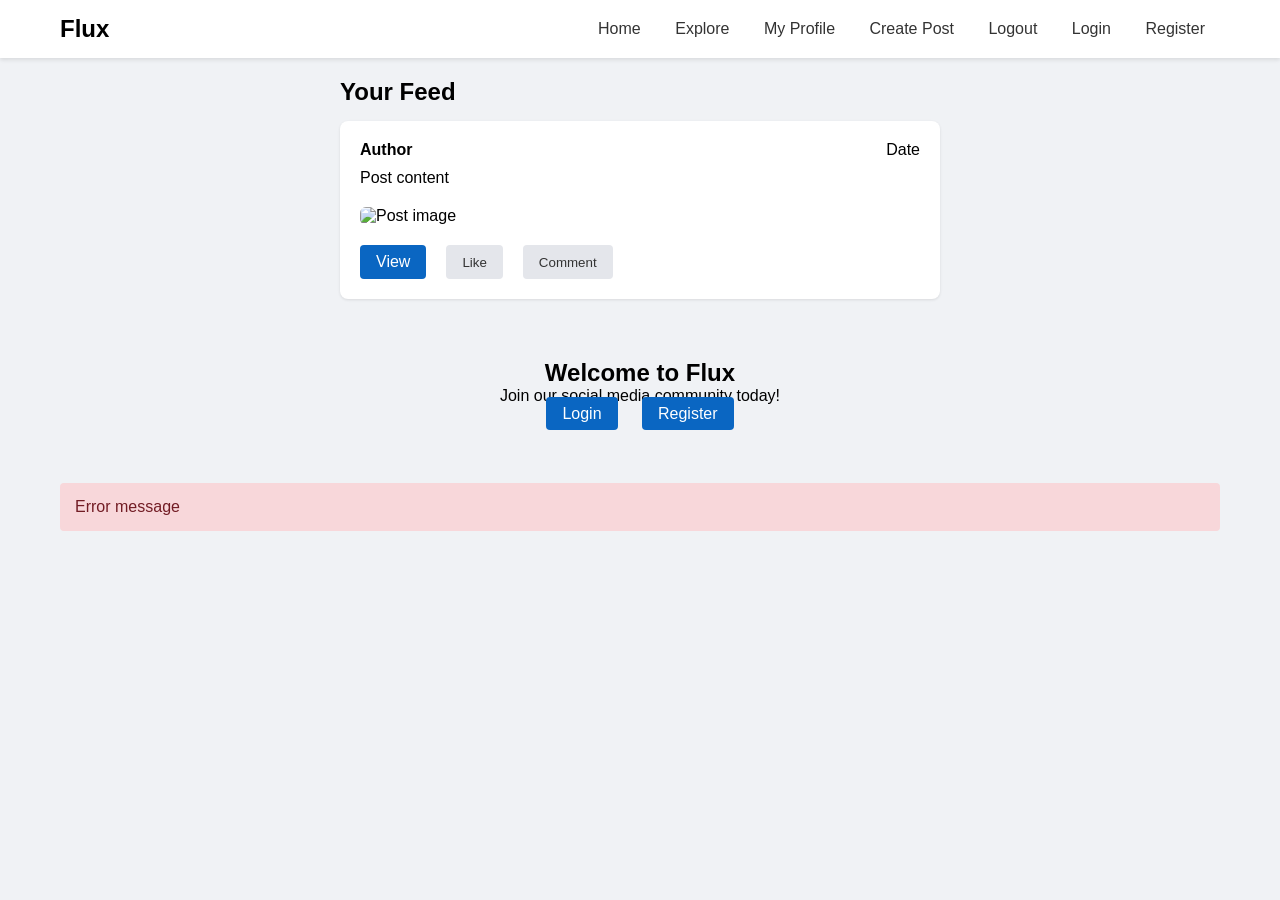
<file: flux/src/main/resources/index.html>
<!DOCTYPE html>
<html xmlns:th="http://www.thymeleaf.org" xmlns:sec="http://www.thymeleaf.org/extras/spring-security">
<head>
    <meta charset="UTF-8">
    <meta name="viewport" content="width=device-width, initial-scale=1.0">
    <title>Social Media</title>
    <style>
        * { margin: 0; padding: 0; box-sizing: border-box; }
        body { font-family: Arial, sans-serif; background: #f0f2f5; }
        header { background: white; padding: 15px 0; box-shadow: 0 2px 4px rgba(0,0,0,0.1); }
        .container { max-width: 1200px; margin: 0 auto; padding: 0 20px; }
        nav { display: flex; justify-content: space-between; align-items: center; }
        nav a { margin: 0 15px; text-decoration: none; color: #333; }
        .feed { max-width: 600px; margin: 20px auto; }
        .post { background: white; padding: 20px; margin: 15px 0; border-radius: 8px; box-shadow: 0 1px 3px rgba(0,0,0,0.1); }
        .post-header { display: flex; justify-content: space-between; margin-bottom: 10px; }
        .post-author { font-weight: bold; }
        .post-content { margin: 10px 0; }
        .post-actions { display: flex; gap: 20px; margin-top: 10px; }
        .btn { padding: 8px 16px; background: #0a66c2; color: white; border: none; border-radius: 4px; cursor: pointer; text-decoration: none; }
        .btn:hover { background: #084399; }
        .btn-secondary { background: #e4e6eb; color: #333; }
        .btn-secondary:hover { background: #d0d2d7; }
    </style>
</head>
<body>
    <header>
        <div class="container">
            <nav>
                <h1>Flux</h1>
                <div>
                    <a href="/">Home</a>
                    <a href="/explore">Explore</a>
                    <sec:authorize access="isAuthenticated()">
                        <a href="/profile">My Profile</a>
                        <a href="/posts/create">Create Post</a>
                        <a href="/logout">Logout</a>
                    </sec:authorize>
                    <sec:authorize access="!isAuthenticated()">
                        <a href="/auth/login">Login</a>
                        <a href="/auth/register">Register</a>
                    </sec:authorize>
                </div>
            </nav>
        </div>
    </header>

    <div class="container">
        <div class="feed" th:if="${authenticated}">
            <h2>Your Feed</h2>
            <div th:each="post : ${posts}" class="post">
                <div class="post-header">
                    <span class="post-author" th:text="${post.author.username}">Author</span>
                    <span th:text="${#temporals.format(post.createdAt, 'MMM dd, HH:mm')}">Date</span>
                </div>
                <div class="post-content" th:text="${post.content}">Post content</div>
                <img th:if="${post.imageUrl}" th:src="${post.imageUrl}" alt="Post image" style="width: 100%; border-radius: 6px; margin: 10px 0;">
                <div class="post-actions">
                    <a th:href="@{/posts/{id}(id=${post.id})}" class="btn">View</a>
                    <button class="btn btn-secondary">Like</button>
                    <button class="btn btn-secondary">Comment</button>
                </div>
            </div>
        </div>
        
        <div th:if="!${authenticated}" style="text-align: center; padding: 40px;">
            <h2>Welcome to Flux</h2>
            <p>Join our social media community today!</p>
            <a href="/auth/login" class="btn" style="margin: 10px;">Login</a>
            <a href="/auth/register" class="btn" style="margin: 10px;">Register</a>
        </div>

        <div th:if="${error}" style="background: #f8d7da; padding: 15px; border-radius: 4px; margin: 20px 0; color: #721c24;">
            <span th:text="${error}">Error message</span>
        </div>
    </div>
</body>
</html>
</file>
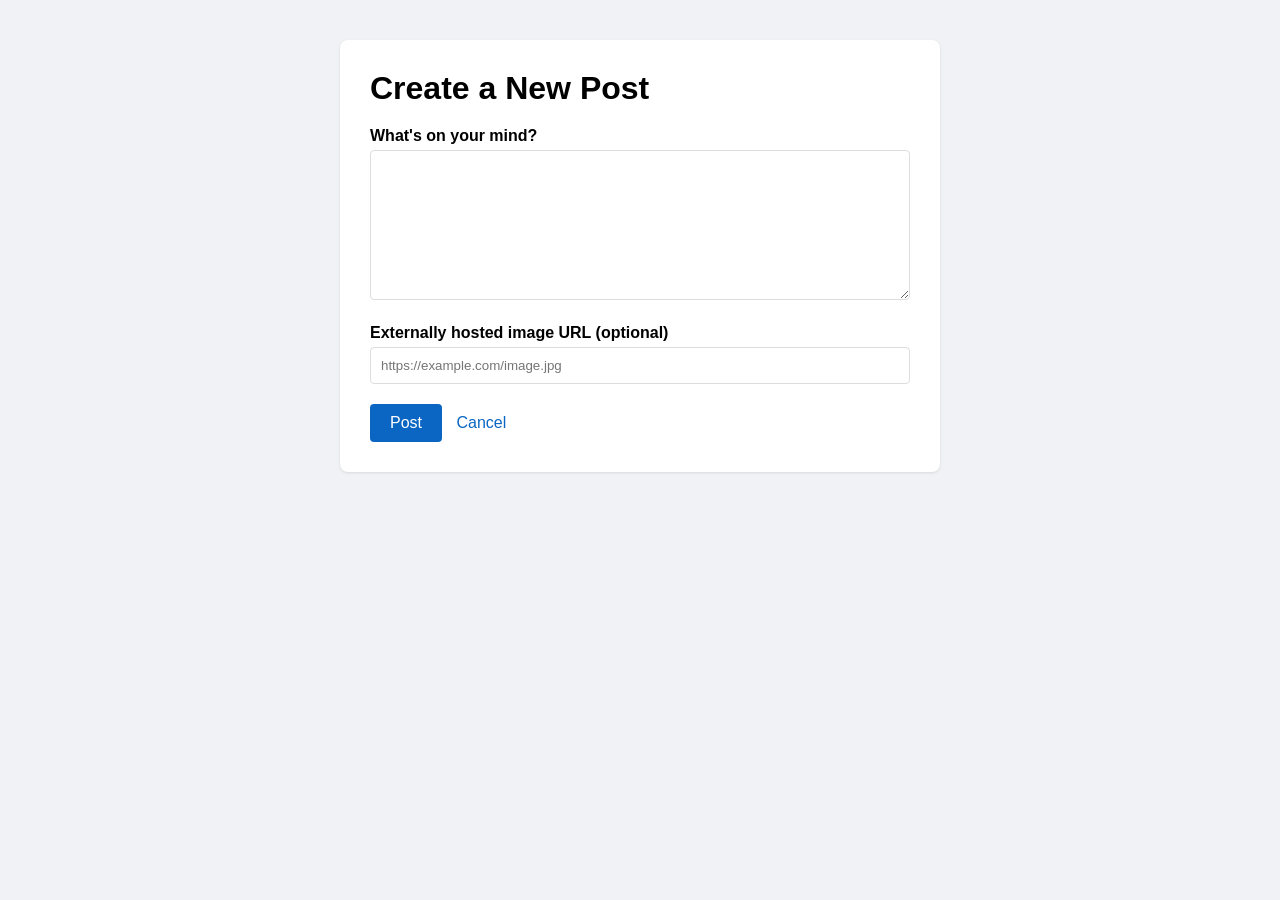
<file: flux/src/main/resources/create-post.html>
<!DOCTYPE html>
<html xmlns:th="http://www.thymeleaf.org">
<head>
    <meta charset="UTF-8">
    <meta name="viewport" content="width=device-width, initial-scale=1.0">
    <title>Create Post - Flux</title>
    <style>
        * { margin: 0; padding: 0; box-sizing: border-box; }
        body { font-family: Arial, sans-serif; background: #f0f2f5; }
        .form-container { max-width: 600px; margin: 40px auto; background: white; padding: 30px; border-radius: 8px; box-shadow: 0 1px 3px rgba(0,0,0,0.1); }
        h1 { margin-bottom: 20px; }
        .form-group { margin-bottom: 20px; }
        label { display: block; margin-bottom: 5px; font-weight: bold; }
        textarea, input[type="text"] { width: 100%; padding: 10px; border: 1px solid #ddd; border-radius: 4px; font-family: Arial, sans-serif; }
        textarea { min-height: 150px; resize: vertical; }
        button { padding: 10px 20px; background: #0a66c2; color: white; border: none; border-radius: 4px; cursor: pointer; font-size: 16px; }
        button:hover { background: #084399; }
        a { color: #0a66c2; text-decoration: none; margin-left: 10px; }
    </style>
</head>
<body>
    <div class="form-container">
        <h1>Create a New Post</h1>
        <form method="post" th:action="@{/posts/create}">
            <div class="form-group">
                <label for="content">What's on your mind?</label>
                <textarea name="content" id="content" required></textarea>
            </div>
            <div class="form-group">
                <label for="imageUrl">Externally hosted image URL (optional)</label>
                <input type="text" name="imageUrl" id="imageUrl" placeholder="https://example.com/image.jpg">
            </div>
            <div>
                <button type="submit">Post</button>
                <a href="/">Cancel</a>
            </div>
        </form>
    </div>
</body>
</html>
</file>
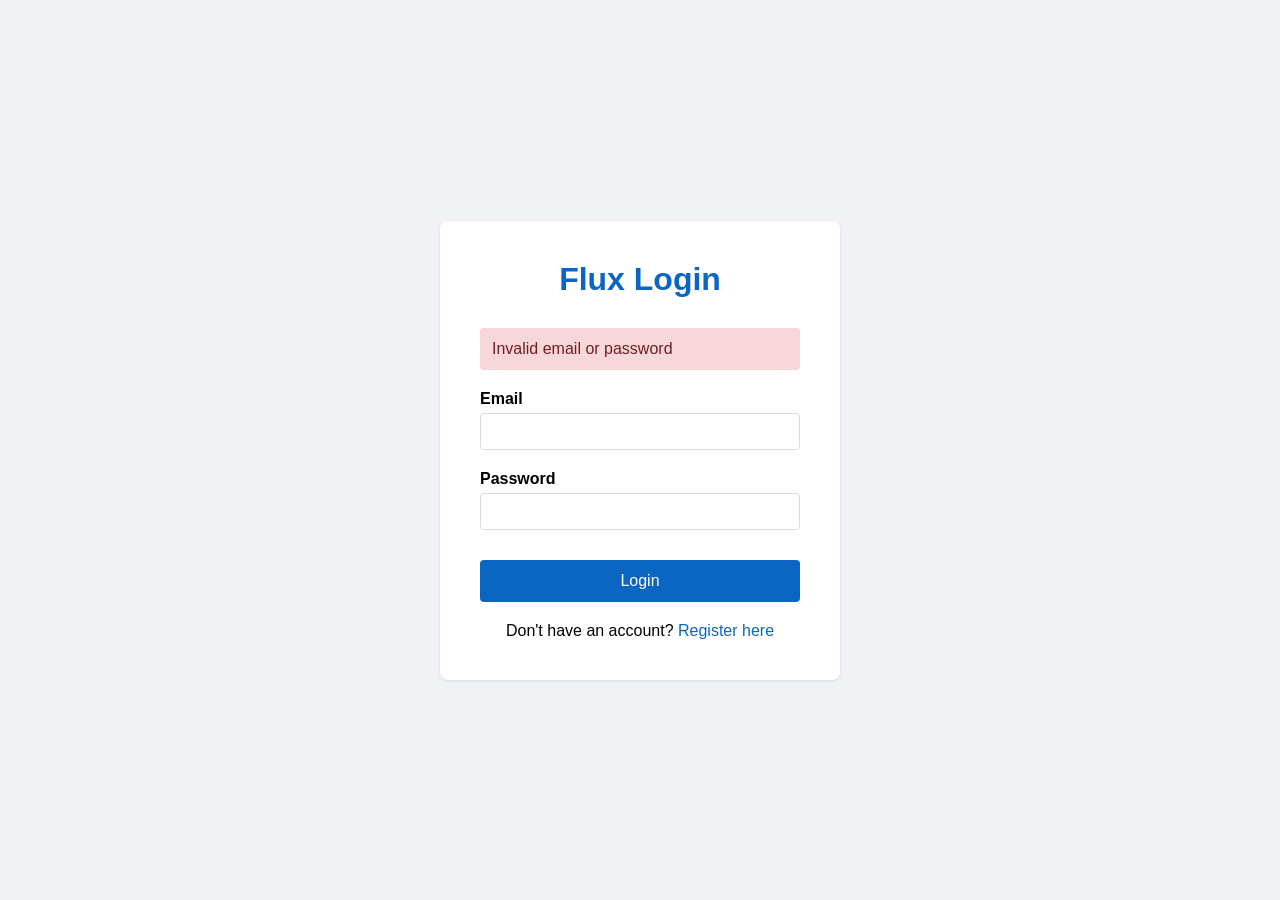
<file: flux/src/main/resources/login.html>
<!DOCTYPE html>
<html xmlns:th="http://www.thymeleaf.org">
<head>
    <meta charset="UTF-8">
    <meta name="viewport" content="width=device-width, initial-scale=1.0">
    <title>Login - Flux</title>
    <style>
        * { margin: 0; padding: 0; box-sizing: border-box; }
        body { font-family: Arial, sans-serif; background: #f0f2f5; display: flex; justify-content: center; align-items: center; min-height: 100vh; }
        .form-container { background: white; padding: 40px; border-radius: 8px; box-shadow: 0 1px 3px rgba(0,0,0,0.1); width: 100%; max-width: 400px; }
        h1 { margin-bottom: 30px; text-align: center; color: #0a66c2; }
        .form-group { margin-bottom: 20px; }
        label { display: block; margin-bottom: 5px; font-weight: bold; }
        input { width: 100%; padding: 10px; border: 1px solid #ddd; border-radius: 4px; }
        button { width: 100%; padding: 12px; background: #0a66c2; color: white; border: none; border-radius: 4px; cursor: pointer; font-size: 16px; margin-top: 10px; }
        button:hover { background: #084399; }
        .link { text-align: center; margin-top: 20px; }
        .link a { color: #0a66c2; text-decoration: none; }
        .error { background: #f8d7da; color: #721c24; padding: 12px; border-radius: 4px; margin-bottom: 20px; }
    </style>
</head>
<body>
    <div class="form-container">
        <h1>Flux Login</h1>
        <div th:if="${param.error}" class="error">Invalid email or password</div>
        <form method="post" th:action="@{/login}">
            <div class="form-group">
                <label for="username">Email</label>
                <input type="email" name="username" id="username" required>
            </div>
            <div class="form-group">
                <label for="password">Password</label>
                <input type="password" name="password" id="password" required>
            </div>
            <button type="submit">Login</button>
        </form>
        <div class="link">
            Don't have an account? <a href="/auth/register">Register here</a>
        </div>
    </div>
</body>
</html>
</file>
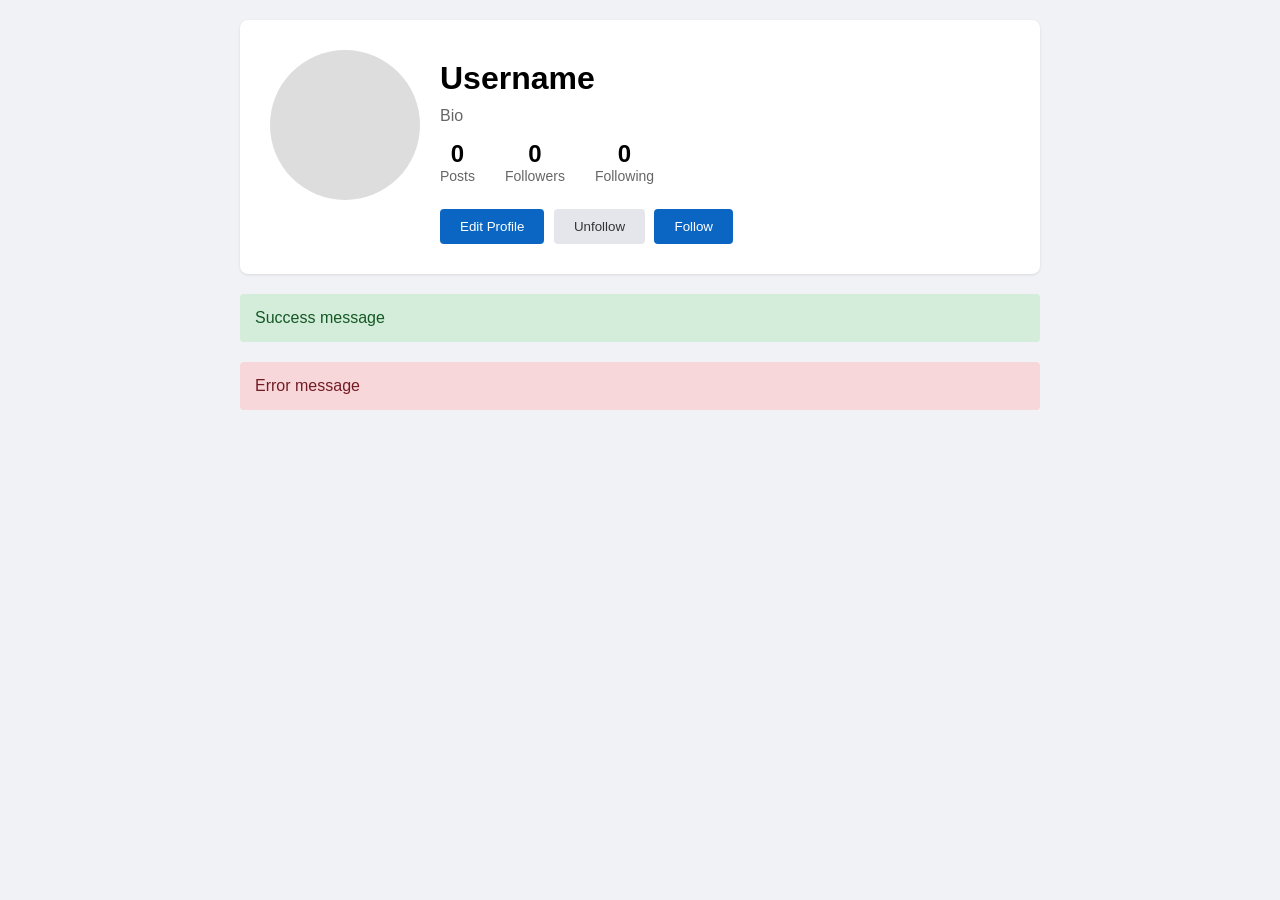
<file: flux/src/main/resources/profile.html>
<!DOCTYPE html>
<html xmlns:th="http://www.thymeleaf.org" xmlns:sec="http://www.thymeleaf.org/extras/spring-security">
<head>
    <meta charset="UTF-8">
    <meta name="viewport" content="width=device-width, initial-scale=1.0">
    <title>Profile - Flux</title>
    <style>
        * { margin: 0; padding: 0; box-sizing: border-box; }
        body { font-family: Arial, sans-serif; background: #f0f2f5; }
        .container { max-width: 800px; margin: 20px auto; }
        .profile-header { background: white; padding: 30px; border-radius: 8px; box-shadow: 0 1px 3px rgba(0,0,0,0.1); margin-bottom: 20px; }
        .profile-info { display: flex; gap: 20px; }
        .avatar { width: 150px; height: 150px; background: #ddd; border-radius: 50%; }
        .profile-details h1 { margin: 10px 0; }
        .bio { color: #666; margin: 10px 0; }
        .stats { display: flex; gap: 30px; margin: 15px 0; }
        .stat { text-align: center; }
        .stat-number { font-size: 24px; font-weight: bold; }
        .stat-label { color: #666; font-size: 14px; }
        .btn { padding: 10px 20px; background: #0a66c2; color: white; border: none; border-radius: 4px; cursor: pointer; margin: 10px 5px 0 0; }
        .btn:hover { background: #084399; }
        .btn-secondary { background: #e4e6eb; color: #333; }
        .btn-secondary:hover { background: #d0d2d7; }
        .edit-form { background: white; padding: 20px; border-radius: 8px; margin-bottom: 20px; }
        .form-group { margin-bottom: 15px; }
        label { display: block; font-weight: bold; margin-bottom: 5px; }
        input, textarea { width: 100%; padding: 10px; border: 1px solid #ddd; border-radius: 4px; }
        textarea { min-height: 100px; resize: vertical; }
    </style>
</head>
<body>
    <div class="container">
        <div class="profile-header">
            <div class="profile-info">
                <div class="avatar"></div>
                <div class="profile-details">
                    <h1 th:text="${user.username}">Username</h1>
                    <p class="bio" th:text="${user.bio}">Bio</p>
                    <div class="stats">
                        <div class="stat">
                            <div class="stat-number" th:text="${user.posts.size()}">0</div>
                            <div class="stat-label">Posts</div>
                        </div>
                        <div class="stat">
                            <div class="stat-number" th:text="${user.followers.size()}">0</div>
                            <div class="stat-label">Followers</div>
                        </div>
                        <div class="stat">
                            <div class="stat-number" th:text="${user.following.size()}">0</div>
                            <div class="stat-label">Following</div>
                        </div>
                    </div>
                    <div sec:authorize="isAuthenticated()">
                        <th:block th:if="${isOwnProfile}">
                            <button class="btn" onclick="toggleEditForm()">Edit Profile</button>
                        </th:block>
                        <th:block th:if="!${isOwnProfile}">
                            <th:block th:if="${isFollowing}">
                                <form method="post" th:action="@{/profile/{id}/unfollow(id=${user.id})}" style="display: inline;">
                                    <button type="submit" class="btn btn-secondary">Unfollow</button>
                                </form>
                            </th:block>
                            <th:block th:if="!${isFollowing}">
                                <form method="post" th:action="@{/profile/{id}/follow(id=${user.id})}" style="display: inline;">
                                    <button type="submit" class="btn">Follow</button>
                                </form>
                            </th:block>
                        </th:block>
                    </div>
                </div>
            </div>
        </div>

        <div class="edit-form" id="editForm" style="display: none;" th:if="${isOwnProfile}">
            <h2>Edit Profile</h2>
            <form method="post" th:action="@{/profile/update}">
                <div class="form-group">
                    <label for="username">Username</label>
                    <input type="text" name="username" id="username" th:value="${user.username}" required>
                </div>
                <div class="form-group">
                    <label for="bio">Bio</label>
                    <textarea name="bio" id="bio" th:text="${user.bio}"></textarea>
                </div>
                <div class="form-group">
                    <label for="profilePicture">Profile Picture URL</label>
                    <input type="text" name="profilePicture" id="profilePicture" th:value="${user.profilePicture}">
                </div>
                <button type="submit" class="btn">Save Changes</button>
                <button type="button" class="btn btn-secondary" onclick="toggleEditForm()">Cancel</button>
            </form>
        </div>

        <div th:if="${success}" style="background: #d4edda; padding: 15px; border-radius: 4px; margin-bottom: 20px; color: #155724;">
            <span th:text="${success}">Success message</span>
        </div>

        <div th:if="${error}" style="background: #f8d7da; padding: 15px; border-radius: 4px; margin-bottom: 20px; color: #721c24;">
            <span th:text="${error}">Error message</span>
        </div>
    </div>

    <script>
        function toggleEditForm() {
            const form = document.getElementById('editForm');
            form.style.display = form.style.display === 'none' ? 'block' : 'none';
        }
    </script>
</body>
</html>
</file>
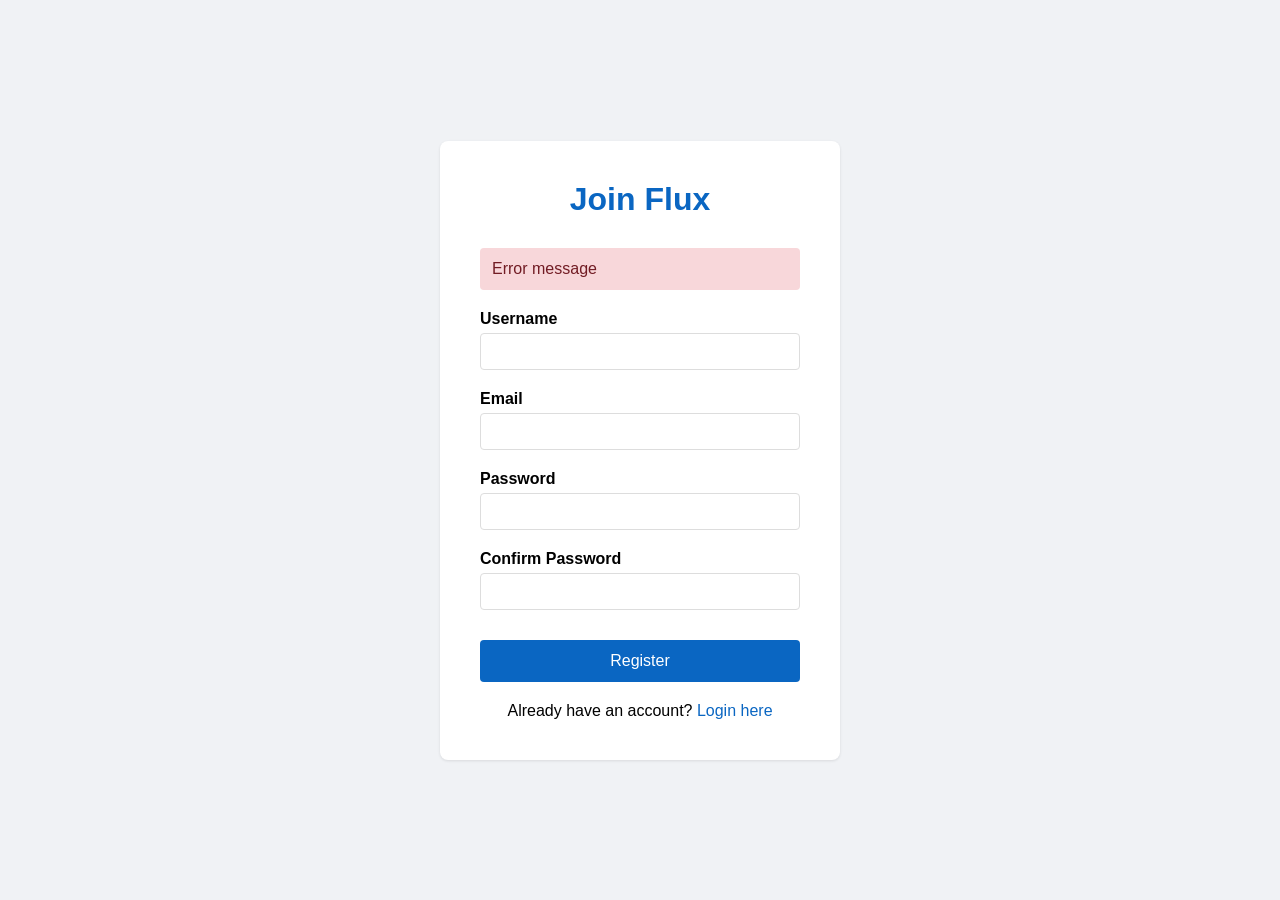
<file: flux/src/main/resources/register.html>
<!DOCTYPE html>
<html xmlns:th="http://www.thymeleaf.org">
<head>
    <meta charset="UTF-8">
    <meta name="viewport" content="width=device-width, initial-scale=1.0">
    <title>Register - Flux</title>
    <style>
        * { margin: 0; padding: 0; box-sizing: border-box; }
        body { font-family: Arial, sans-serif; background: #f0f2f5; display: flex; justify-content: center; align-items: center; min-height: 100vh; }
        .form-container { background: white; padding: 40px; border-radius: 8px; box-shadow: 0 1px 3px rgba(0,0,0,0.1); width: 100%; max-width: 400px; }
        h1 { margin-bottom: 30px; text-align: center; color: #0a66c2; }
        .form-group { margin-bottom: 20px; }
        label { display: block; margin-bottom: 5px; font-weight: bold; }
        input { width: 100%; padding: 10px; border: 1px solid #ddd; border-radius: 4px; }
        button { width: 100%; padding: 12px; background: #0a66c2; color: white; border: none; border-radius: 4px; cursor: pointer; font-size: 16px; margin-top: 10px; }
        button:hover { background: #084399; }
        .link { text-align: center; margin-top: 20px; }
        .link a { color: #0a66c2; text-decoration: none; }
        .error { background: #f8d7da; color: #721c24; padding: 12px; border-radius: 4px; margin-bottom: 20px; }
    </style>
</head>
<body>
    <div class="form-container">
        <h1>Join Flux</h1>
        <div th:if="${error}" class="error" th:text="${error}">Error message</div>
        <form method="post" th:action="@{/auth/register}">
            <div class="form-group">
                <label for="username">Username</label>
                <input type="text" name="username" id="username" required>
            </div>
            <div class="form-group">
                <label for="email">Email</label>
                <input type="email" name="email" id="email" required>
            </div>
            <div class="form-group">
                <label for="password">Password</label>
                <input type="password" name="password" id="password" required>
            </div>
            <div class="form-group">
                <label for="confirmPassword">Confirm Password</label>
                <input type="password" name="confirmPassword" id="confirmPassword" required>
            </div>
            <button type="submit">Register</button>
        </form>
        <div class="link">
            Already have an account? <a href="/auth/login">Login here</a>
        </div>
    </div>
</body>
</html>
</file>
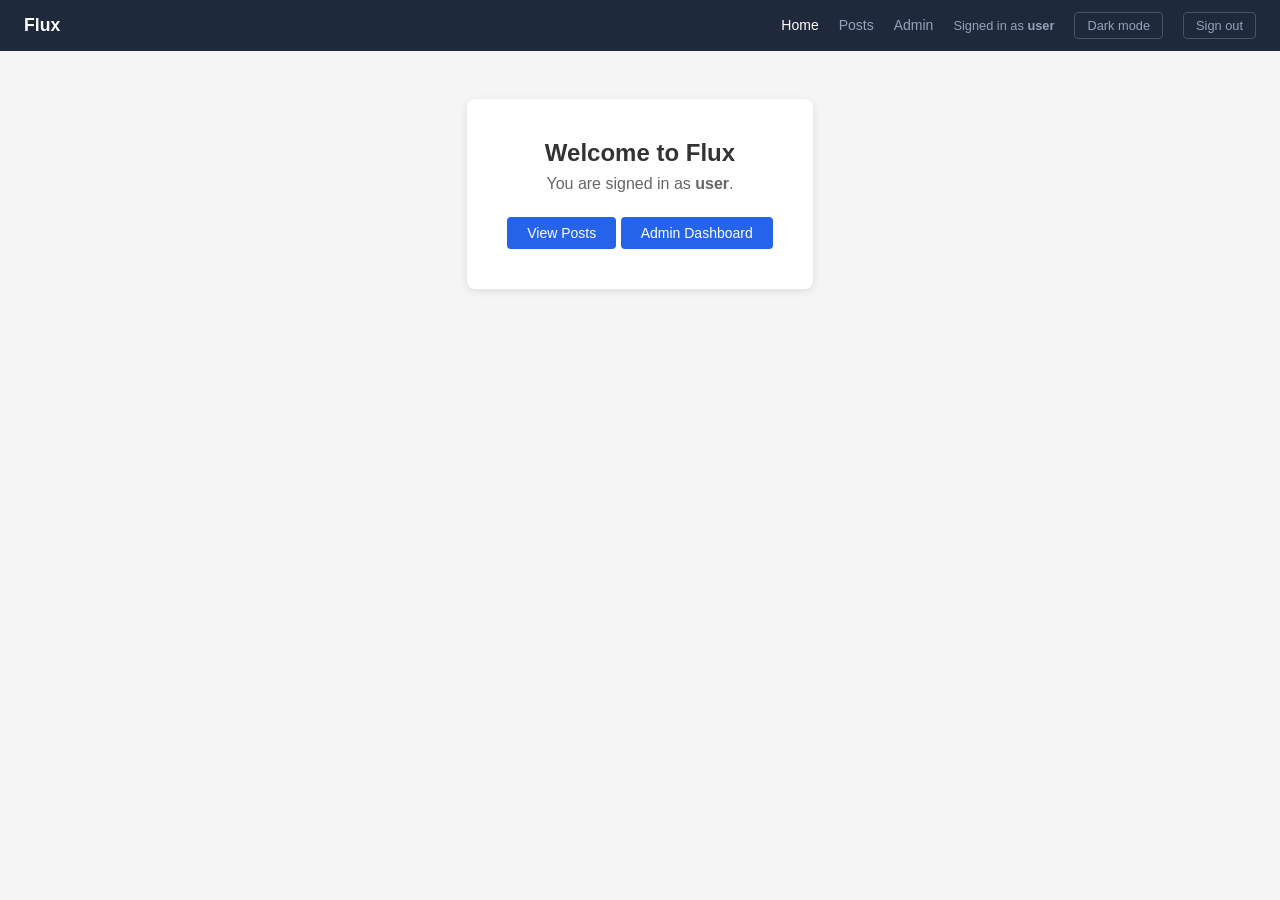
<file: flux/src/main/resources/templates/home.html>
<!DOCTYPE html>
<html xmlns:th="http://www.thymeleaf.org" xmlns:sec="http://www.thymeleaf.org/extras/spring-security">
<head>
    <meta charset="UTF-8">
    <meta name="viewport" content="width=device-width, initial-scale=1.0">
    <title>Flux - Home</title>
    <link rel="stylesheet" th:href="@{/css/theme.css}">
    <style>
        * { margin: 0; padding: 0; box-sizing: border-box; }
        body {
            font-family: -apple-system, BlinkMacSystemFont, 'Segoe UI', Roboto, sans-serif;
            background: #f5f5f5;
            color: #333;
        }
        nav {
            background: #1e293b;
            color: #fff;
            padding: 0.75rem 1.5rem;
            display: flex;
            align-items: center;
            justify-content: space-between;
        }
        nav .brand { font-weight: 600; font-size: 1.1rem; }
        nav .nav-links { display: flex; align-items: center; gap: 1.25rem; }
        nav a { color: #94a3b8; text-decoration: none; font-size: 0.875rem; transition: color 0.15s; }
        nav a:hover { color: #fff; }
        nav a.active { color: #fff; font-weight: 500; }
        nav .user-info { font-size: 0.8rem; color: #94a3b8; }
        nav form { display: inline; }
        nav button {
            background: none; border: 1px solid #475569; color: #94a3b8;
            padding: 0.3rem 0.75rem; border-radius: 4px; font-size: 0.8rem;
            cursor: pointer; transition: all 0.15s;
        }
        nav button:hover { border-color: #94a3b8; color: #fff; }

        .container {
            max-width: 960px;
            margin: 3rem auto;
            padding: 0 1rem;
            text-align: center;
        }
        .card {
            background: #fff;
            border-radius: 8px;
            box-shadow: 0 2px 8px rgba(0,0,0,0.1);
            padding: 2.5rem;
            display: inline-block;
        }
        h1 { font-size: 1.5rem; color: #333; margin-bottom: 0.5rem; }
        p { color: #666; margin-bottom: 1.5rem; }
        .btn {
            display: inline-block;
            padding: 0.5rem 1.25rem;
            background: #2563eb;
            color: #fff;
            border: none;
            border-radius: 4px;
            font-size: 0.875rem;
            text-decoration: none;
            transition: background 0.15s;
        }
        .btn:hover { background: #1d4ed8; }
    </style>
</head>
<body th:classappend="${darkMode} ? 'dark-mode' : ''">
    <nav>
        <span class="brand">Flux</span>
        <div class="nav-links">
            <a th:href="@{/}" class="active">Home</a>
            <a th:href="@{/posts}">Posts</a>
            <a th:href="@{/users}" sec:authorize="hasRole('ADMIN')">Admin</a>
            <span class="user-info">Signed in as <strong sec:authentication="name">user</strong></span>
            <form class="theme-toggle" th:action="@{/theme/toggle}" method="post">
                <button type="submit" th:text="${darkMode} ? 'Light mode' : 'Dark mode'">Dark mode</button>
            </form>
            <form th:action="@{/logout}" method="post">
                <button type="submit">Sign out</button>
            </form>
        </div>
    </nav>

    <div class="container">
        <div class="card">
            <h1>Welcome to Flux</h1>
            <p>You are signed in as <strong sec:authentication="name">user</strong>.</p>
            <a th:href="@{/posts}" class="btn">View Posts</a>
            <a th:href="@{/users}" class="btn" sec:authorize="hasRole('ADMIN')">Admin Dashboard</a>
        </div>
    </div>
</body>
</html>
</file>
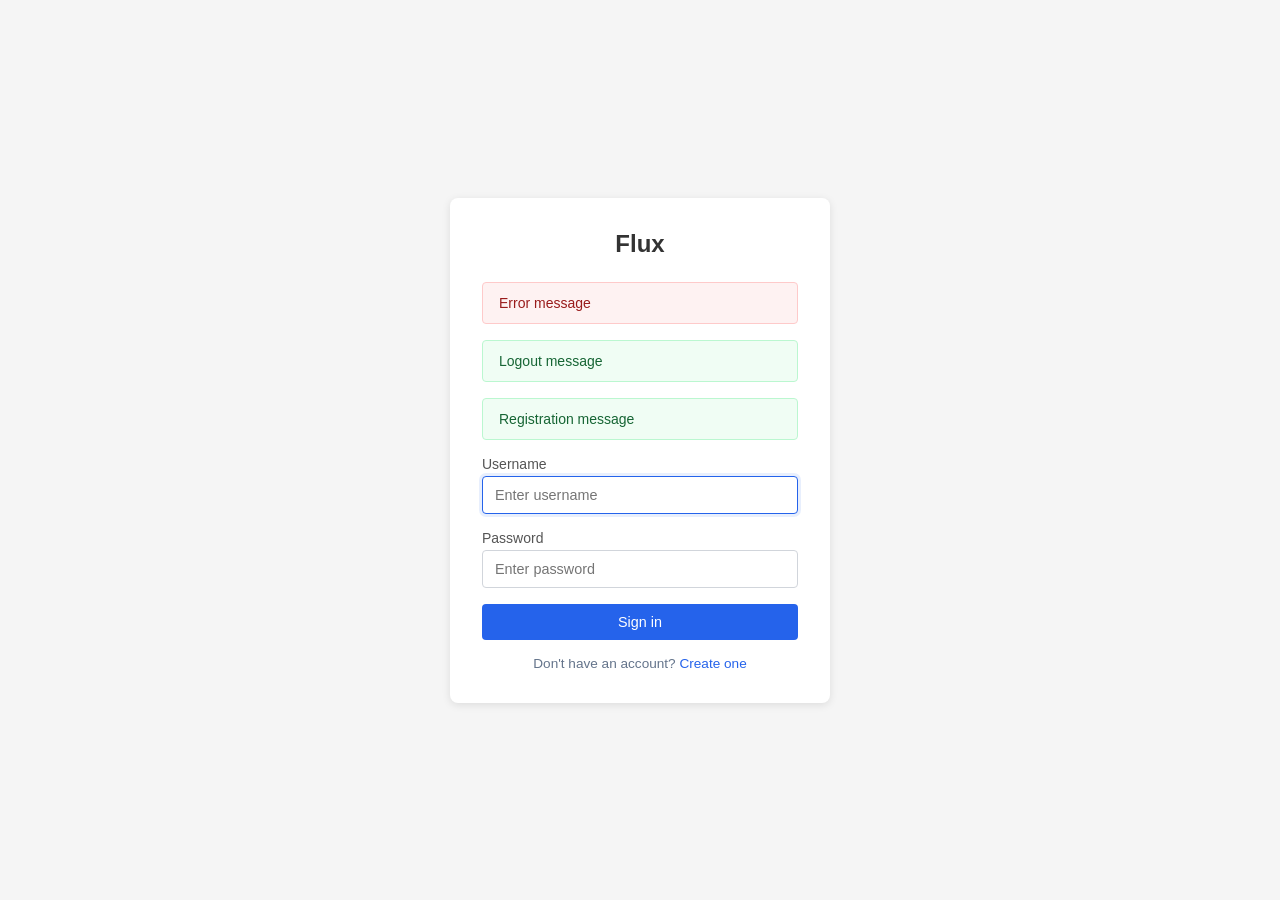
<file: flux/src/main/resources/templates/login.html>
<!DOCTYPE html>
<html xmlns:th="http://www.thymeleaf.org">
<head>
    <meta charset="UTF-8">
    <meta name="viewport" content="width=device-width, initial-scale=1.0">
    <title>Flux - Sign In</title>
    <link rel="stylesheet" th:href="@{/css/theme.css}">
    <style>
        * { margin: 0; padding: 0; box-sizing: border-box; }
        body {
            font-family: -apple-system, BlinkMacSystemFont, 'Segoe UI', Roboto, sans-serif;
            background: #f5f5f5;
            display: flex;
            justify-content: center;
            align-items: center;
            min-height: 100vh;
        }
        .login-card {
            background: #fff;
            border-radius: 8px;
            box-shadow: 0 2px 8px rgba(0,0,0,0.1);
            padding: 2rem;
            width: 100%;
            max-width: 380px;
        }
        h1 {
            font-size: 1.5rem;
            margin-bottom: 1.5rem;
            text-align: center;
            color: #333;
        }
        .alert {
            padding: 0.75rem 1rem;
            border-radius: 4px;
            margin-bottom: 1rem;
            font-size: 0.875rem;
        }
        .alert-error {
            background: #fef2f2;
            color: #991b1b;
            border: 1px solid #fecaca;
        }
        .alert-success {
            background: #f0fdf4;
            color: #166534;
            border: 1px solid #bbf7d0;
        }
        label {
            display: block;
            font-size: 0.875rem;
            font-weight: 500;
            color: #555;
            margin-bottom: 0.25rem;
        }
        input[type="text"],
        input[type="password"] {
            width: 100%;
            padding: 0.625rem 0.75rem;
            border: 1px solid #d1d5db;
            border-radius: 4px;
            font-size: 0.9rem;
            margin-bottom: 1rem;
            transition: border-color 0.15s;
        }
        input:focus {
            outline: none;
            border-color: #2563eb;
            box-shadow: 0 0 0 3px rgba(37,99,235,0.1);
        }
        button {
            width: 100%;
            padding: 0.625rem;
            background: #2563eb;
            color: #fff;
            border: none;
            border-radius: 4px;
            font-size: 0.9rem;
            font-weight: 500;
            cursor: pointer;
            transition: background 0.15s;
        }
        button:hover { background: #1d4ed8; }
        .register-link {
            text-align: center;
            margin-top: 1rem;
            font-size: 0.85rem;
            color: #64748b;
        }
        .register-link a { color: #2563eb; text-decoration: none; }
        .register-link a:hover { text-decoration: underline; }
    </style>
</head>
<body>
    <div class="login-card">
        <h1>Flux</h1>

        <div th:if="${error}" class="alert alert-error" role="alert">
            <span th:text="${error}">Error message</span>
        </div>

        <div th:if="${logout}" class="alert alert-success" role="alert">
            <span th:text="${logout}">Logout message</span>
        </div>

        <div th:if="${registered}" class="alert alert-success" role="alert">
            <span th:text="${registered}">Registration message</span>
        </div>

        <form th:action="@{/login}" method="post">
            <label for="username">Username</label>
            <input type="text" id="username" name="username" placeholder="Enter username" required autofocus>

            <label for="password">Password</label>
            <input type="password" id="password" name="password" placeholder="Enter password" required>

            <button type="submit">Sign in</button>
        </form>

        <p class="register-link">Don't have an account? <a th:href="@{/register}">Create one</a></p>
    </div>
</body>
</html>
</file>
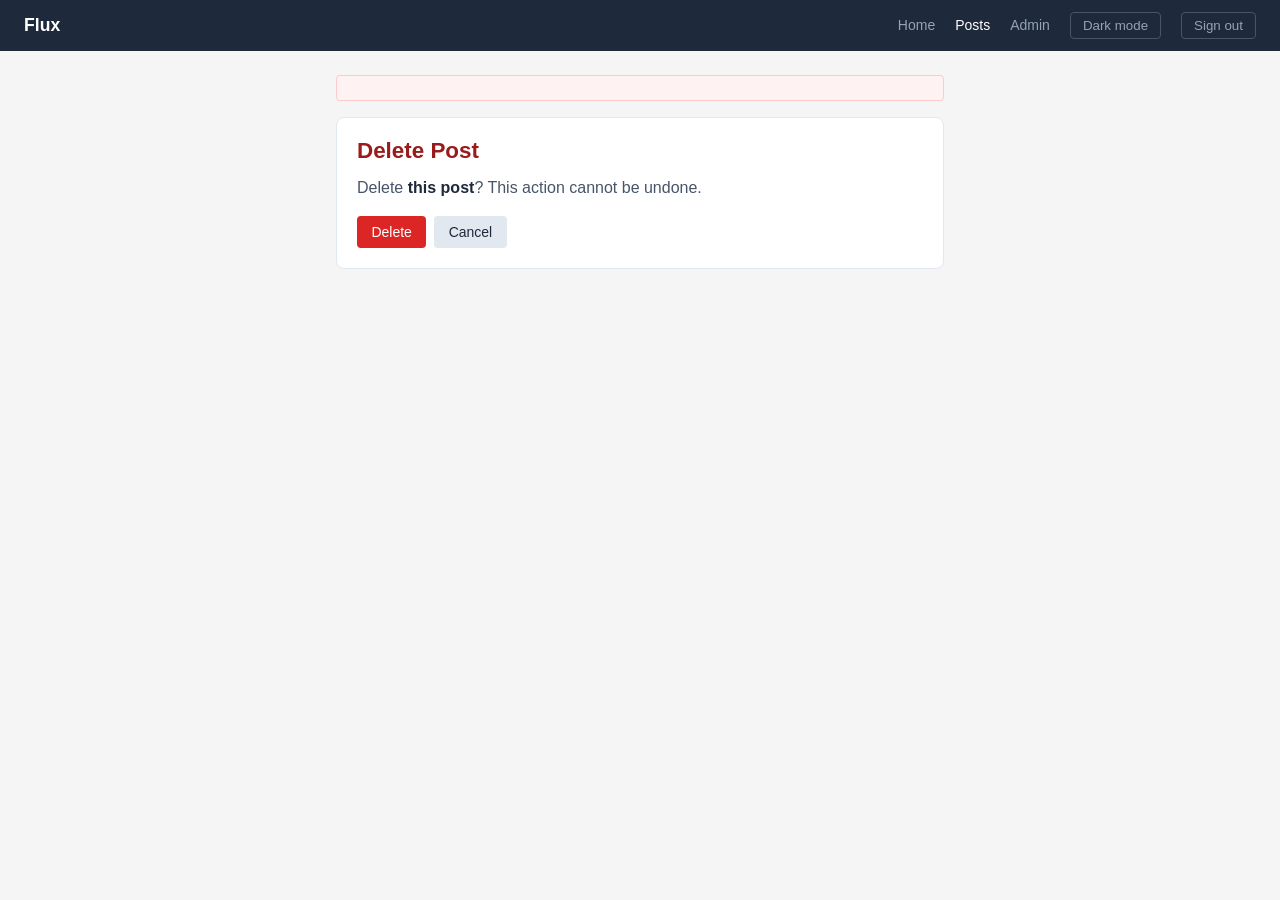
<file: flux/src/main/resources/templates/post-delete.html>
<!DOCTYPE html>
<html xmlns:th="http://www.thymeleaf.org" xmlns:sec="http://www.thymeleaf.org/extras/spring-security">
<head>
    <meta charset="UTF-8">
    <meta name="viewport" content="width=device-width, initial-scale=1.0">
    <title>Flux - Delete Post</title>
    <link rel="stylesheet" th:href="@{/css/theme.css}">
    <style>
        * { margin: 0; padding: 0; box-sizing: border-box; }
        body { font-family: -apple-system, BlinkMacSystemFont, 'Segoe UI', Roboto, sans-serif; background: #f5f5f5; color: #333; }
        nav { background: #1e293b; color: #fff; padding: 0.75rem 1.5rem; display: flex; align-items: center; justify-content: space-between; }
        nav .brand { font-weight: 600; font-size: 1.1rem; }
        nav .nav-links { display: flex; align-items: center; gap: 1.25rem; }
        nav a { color: #94a3b8; text-decoration: none; font-size: 0.875rem; }
        nav a:hover, nav a.active { color: #fff; }
        nav form { display: inline; }
        nav button { background: none; border: 1px solid #475569; color: #94a3b8; padding: 0.3rem 0.75rem; border-radius: 4px; cursor: pointer; }
        .container { max-width: 640px; margin: 1.5rem auto; padding: 0 1rem; }
        .panel { background: #fff; border: 1px solid #e2e8f0; border-radius: 8px; padding: 1.25rem; }
        h1 { font-size: 1.4rem; color: #991b1b; margin-bottom: 0.75rem; }
        p { color: #475569; line-height: 1.5; margin-bottom: 1rem; }
        .post-title { font-weight: 700; color: #1e293b; }
        .actions { display: flex; gap: 0.5rem; flex-wrap: wrap; }
        .btn { display: inline-block; padding: 0.5rem 0.9rem; background: #2563eb; color: #fff; border: none; border-radius: 4px; text-decoration: none; font-size: 0.875rem; cursor: pointer; }
        .btn-danger { background: #dc2626; }
        .btn-danger:hover { background: #b91c1c; }
        .btn-secondary { background: #e2e8f0; color: #1e293b; }
        .btn-secondary:hover { background: #cbd5e1; }
        .alert { padding: 0.75rem 1rem; border-radius: 4px; margin-bottom: 1rem; font-size: 0.875rem; }
        .alert-error { background: #fef2f2; color: #991b1b; border: 1px solid #fecaca; }
        @media (max-width: 700px) { nav { align-items: flex-start; flex-direction: column; gap: 0.75rem; } nav .nav-links { flex-wrap: wrap; } }
    </style>
</head>
<body th:classappend="${darkMode} ? 'dark-mode' : ''">
    <nav>
        <span class="brand">Flux</span>
        <div class="nav-links">
            <a th:href="@{/}">Home</a>
            <a th:href="@{/posts}" class="active">Posts</a>
            <a th:href="@{/users}" sec:authorize="hasRole('ADMIN')">Admin</a>
            <form class="theme-toggle" th:action="@{/theme/toggle}" method="post"><button type="submit" th:text="${darkMode} ? 'Light mode' : 'Dark mode'">Dark mode</button></form>
            <form th:action="@{/logout}" method="post"><button type="submit">Sign out</button></form>
        </div>
    </nav>
    <main class="container">
        <div th:if="${error}" class="alert alert-error" th:text="${error}"></div>
        <section class="panel">
            <h1>Delete Post</h1>
            <p>Delete <span class="post-title" th:text="${post.title}">this post</span>? This action cannot be undone.</p>
            <div class="actions">
                <form method="post" th:action="@{/posts/{id}/delete(id=${post.id})}">
                    <button class="btn btn-danger" type="submit">Delete</button>
                </form>
                <a class="btn btn-secondary" th:href="@{/posts/{id}(id=${post.id})}">Cancel</a>
            </div>
        </section>
    </main>
</body>
</html>
</file>
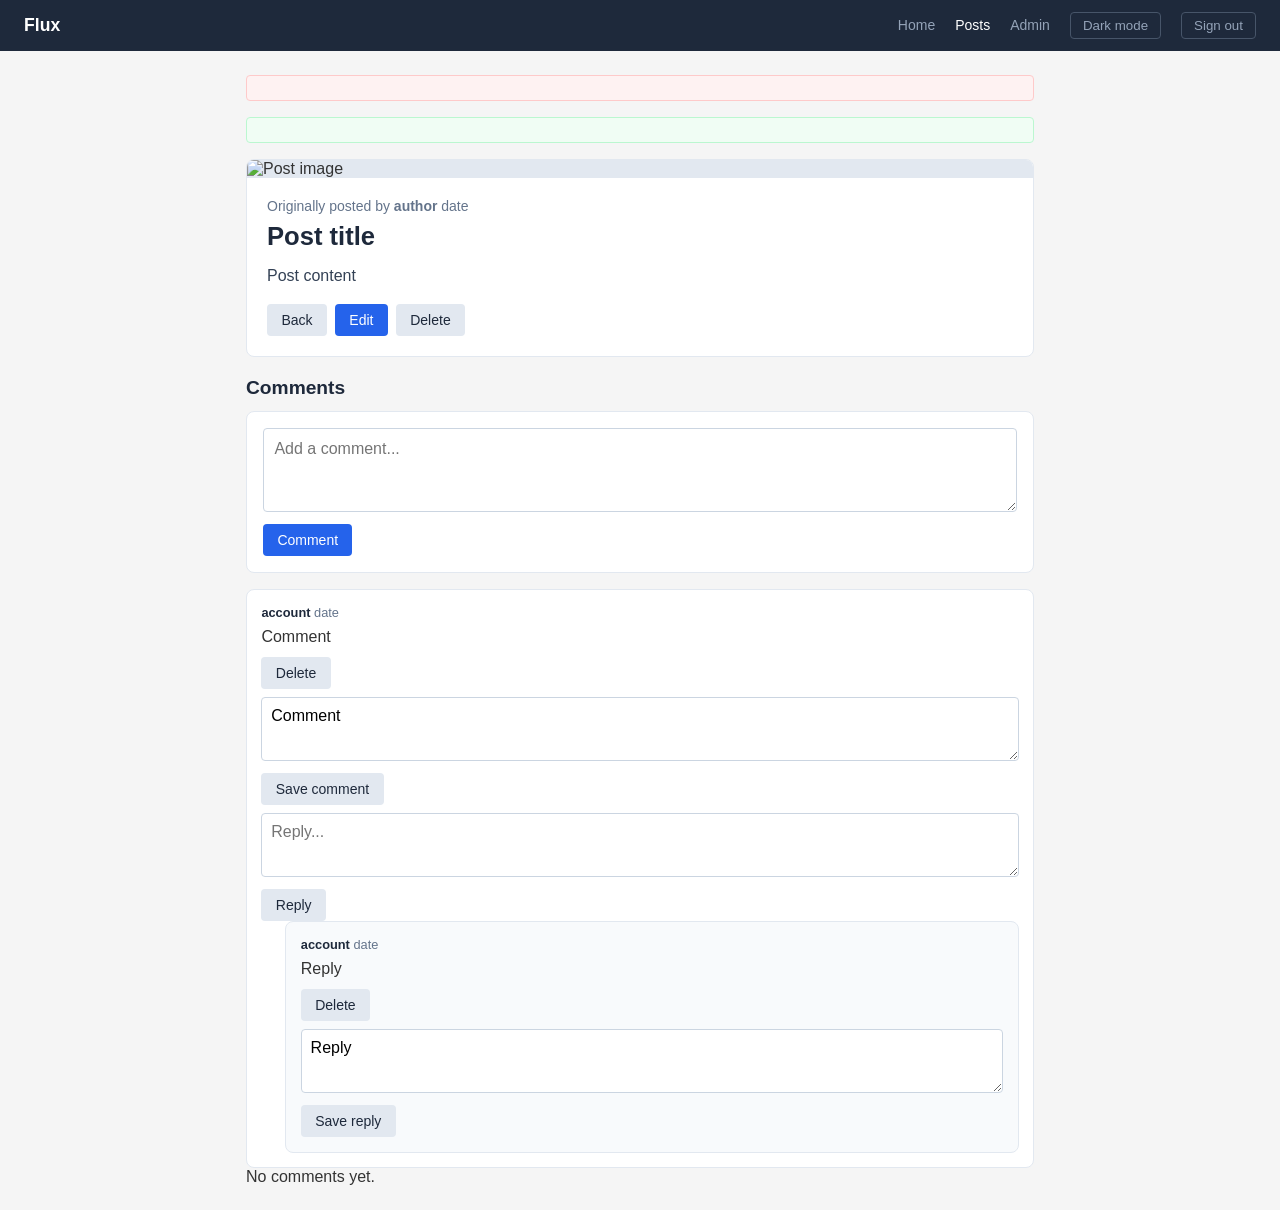
<file: flux/src/main/resources/templates/post-detail.html>
<!DOCTYPE html>
<html xmlns:th="http://www.thymeleaf.org" xmlns:sec="http://www.thymeleaf.org/extras/spring-security">
<head>
    <meta charset="UTF-8">
    <meta name="viewport" content="width=device-width, initial-scale=1.0">
    <title th:text="'Flux - ' + ${post.title}">Flux - Post</title>
    <link rel="stylesheet" th:href="@{/css/theme.css}">
    <style>
        * { margin: 0; padding: 0; box-sizing: border-box; }
        body { font-family: -apple-system, BlinkMacSystemFont, 'Segoe UI', Roboto, sans-serif; background: #f5f5f5; color: #333; }
        nav { background: #1e293b; color: #fff; padding: 0.75rem 1.5rem; display: flex; align-items: center; justify-content: space-between; }
        nav .brand { font-weight: 600; font-size: 1.1rem; }
        nav .nav-links { display: flex; align-items: center; gap: 1.25rem; }
        nav a { color: #94a3b8; text-decoration: none; font-size: 0.875rem; }
        nav a:hover, nav a.active { color: #fff; }
        nav form { display: inline; }
        nav button { background: none; border: 1px solid #475569; color: #94a3b8; padding: 0.3rem 0.75rem; border-radius: 4px; cursor: pointer; }
        .container { max-width: 820px; margin: 1.5rem auto; padding: 0 1rem; }
        .post { background: #fff; border: 1px solid #e2e8f0; border-radius: 8px; overflow: hidden; }
        .post-media { width: 100%; max-height: 460px; object-fit: cover; display: block; background: #e2e8f0; }
        .post-body { padding: 1.25rem; }
        .post-meta { color: #64748b; font-size: 0.875rem; margin-bottom: 0.5rem; }
        h1 { font-size: 1.6rem; color: #1e293b; margin-bottom: 0.75rem; }
        .post-content { color: #334155; line-height: 1.6; white-space: pre-wrap; margin-bottom: 1rem; }
        .actions { display: flex; gap: 0.5rem; flex-wrap: wrap; }
        .btn { display: inline-block; padding: 0.5rem 0.9rem; background: #2563eb; color: #fff; border: none; border-radius: 4px; text-decoration: none; font-size: 0.875rem; cursor: pointer; }
        .btn:hover { background: #1d4ed8; }
        .btn-secondary { background: #e2e8f0; color: #1e293b; }
        .btn-secondary:hover { background: #cbd5e1; }
        .alert { padding: 0.75rem 1rem; border-radius: 4px; margin-bottom: 1rem; font-size: 0.875rem; }
        .alert-error { background: #fef2f2; color: #991b1b; border: 1px solid #fecaca; }
        .alert-success { background: #f0fdf4; color: #166534; border: 1px solid #bbf7d0; }
        .comments { margin-top: 1.25rem; }
        .comments h2 { font-size: 1.2rem; color: #1e293b; margin-bottom: 0.75rem; }
        .comment-form { background: #fff; border: 1px solid #e2e8f0; border-radius: 8px; padding: 1rem; margin-bottom: 1rem; }
        .comment-form textarea { width: 100%; min-height: 84px; resize: vertical; border: 1px solid #cbd5e1; border-radius: 4px; padding: 0.65rem; font: inherit; margin-bottom: 0.5rem; }
        .comment-list { display: grid; gap: 0.75rem; }
        .comment { background: #fff; border: 1px solid #e2e8f0; border-radius: 8px; padding: 0.9rem; }
        .comment.reply { margin-left: 1.5rem; background: #f8fafc; }
        .comment-meta { color: #64748b; font-size: 0.8rem; margin-bottom: 0.35rem; }
        .comment-author { color: #1e293b; font-weight: 700; }
        .comment-content { white-space: pre-wrap; line-height: 1.5; margin-bottom: 0.5rem; }
        .comment-actions { display: flex; gap: 0.5rem; flex-wrap: wrap; margin: 0.5rem 0; }
        .comment-edit-form { margin-top: 0.5rem; }
        .comment-edit-form textarea { width: 100%; min-height: 64px; resize: vertical; border: 1px solid #cbd5e1; border-radius: 4px; padding: 0.55rem; font: inherit; margin-bottom: 0.5rem; }
        .reply-form { margin-top: 0.5rem; }
        .reply-form textarea { width: 100%; min-height: 64px; resize: vertical; border: 1px solid #cbd5e1; border-radius: 4px; padding: 0.55rem; font: inherit; margin-bottom: 0.5rem; }
        @media (max-width: 700px) { nav { align-items: flex-start; flex-direction: column; gap: 0.75rem; } nav .nav-links { flex-wrap: wrap; } }
    </style>
</head>
<body th:classappend="${darkMode} ? 'dark-mode' : ''">
    <nav>
        <span class="brand">Flux</span>
        <div class="nav-links">
            <a th:href="@{/}">Home</a>
            <a th:href="@{/posts}" class="active">Posts</a>
            <a th:href="@{/users}" sec:authorize="hasRole('ADMIN')">Admin</a>
            <form class="theme-toggle" th:action="@{/theme/toggle}" method="post"><button type="submit" th:text="${darkMode} ? 'Light mode' : 'Dark mode'">Dark mode</button></form>
            <form th:action="@{/logout}" method="post"><button type="submit">Sign out</button></form>
        </div>
    </nav>
    <main class="container">
        <div th:if="${error}" class="alert alert-error" th:text="${error}"></div>
        <div th:if="${success}" class="alert alert-success" th:text="${success}"></div>
        <article class="post">
            <img th:if="${post.imageUrl}" class="post-media" th:src="${post.imageUrl}" alt="Post image">
            <div class="post-body">
                <div class="post-meta">
                    <span>Originally posted by <strong class="post-author" th:text="${post.author.username}">author</strong></span>
                    <span th:text="${#temporals.format(post.createdAt, 'MMM d, yyyy h:mm a')}">date</span>
                </div>
                <h1 th:text="${post.title}">Post title</h1>
                <div class="post-content" th:text="${post.content}">Post content</div>
                <div class="actions">
                    <a class="btn btn-secondary" th:href="@{/posts}">Back</a>
                    <a class="btn" th:href="@{/posts/{id}/edit(id=${post.id})}" th:if="${post.author.username == #authentication.name or #authorization.expression('hasRole(''ADMIN'')')}">Edit</a>
                    <a class="btn btn-secondary" th:href="@{/posts/{id}/delete(id=${post.id})}" th:if="${post.author.username == #authentication.name or #authorization.expression('hasRole(''ADMIN'')')}">Delete</a>
                </div>
            </div>
        </article>
        <section class="comments">
            <h2>Comments</h2>
            <form class="comment-form" method="post" th:action="@{/posts/{id}/comments(id=${post.id})}">
                <textarea name="content" required placeholder="Add a comment..."></textarea>
                <button class="btn" type="submit">Comment</button>
            </form>
            <div class="comment-list" th:if="${!comments.isEmpty()}">
                <article class="comment" th:each="comment : ${comments}">
                    <div class="comment-meta">
                        <span class="comment-author" th:text="${comment.author.username}">account</span>
                        <span th:text="${#temporals.format(comment.createdAt, 'MMM d, yyyy h:mm a')}">date</span>
                    </div>
                    <div class="comment-content" th:text="${comment.content}">Comment</div>
                    <div class="comment-actions">
                        <form th:if="${#authorization.expression('hasRole(''ADMIN'')')}" method="post" th:action="@{/posts/{postId}/comments/{commentId}/delete(postId=${post.id}, commentId=${comment.id})}">
                            <button class="btn btn-secondary" type="submit">Delete</button>
                        </form>
                    </div>
                    <form th:if="${#authorization.expression('hasRole(''ADMIN'')')}" class="comment-edit-form" method="post" th:action="@{/posts/{postId}/comments/{commentId}/edit(postId=${post.id}, commentId=${comment.id})}">
                        <textarea name="content" required th:text="${comment.content}">Comment</textarea>
                        <button class="btn btn-secondary" type="submit">Save comment</button>
                    </form>
                    <form class="reply-form" method="post" th:action="@{/posts/{postId}/comments/{commentId}/replies(postId=${post.id}, commentId=${comment.id})}">
                        <textarea name="content" required placeholder="Reply..."></textarea>
                        <button class="btn btn-secondary" type="submit">Reply</button>
                    </form>
                    <article class="comment reply" th:each="reply : ${comment.replies}">
                        <div class="comment-meta">
                            <span class="comment-author" th:text="${reply.author.username}">account</span>
                            <span th:text="${#temporals.format(reply.createdAt, 'MMM d, yyyy h:mm a')}">date</span>
                        </div>
                        <div class="comment-content" th:text="${reply.content}">Reply</div>
                        <div class="comment-actions">
                            <form th:if="${#authorization.expression('hasRole(''ADMIN'')') or comment.author.username == #authentication.name or reply.author.username == #authentication.name}" method="post" th:action="@{/posts/{postId}/comments/{commentId}/delete(postId=${post.id}, commentId=${reply.id})}">
                                <button class="btn btn-secondary" type="submit">Delete</button>
                            </form>
                        </div>
                        <form th:if="${#authorization.expression('hasRole(''ADMIN'')')}" class="comment-edit-form" method="post" th:action="@{/posts/{postId}/comments/{commentId}/edit(postId=${post.id}, commentId=${reply.id})}">
                            <textarea name="content" required th:text="${reply.content}">Reply</textarea>
                            <button class="btn btn-secondary" type="submit">Save reply</button>
                        </form>
                    </article>
                </article>
            </div>
            <div th:if="${comments.isEmpty()}" class="empty-state">No comments yet.</div>
        </section>
    </main>
</body>
</html>
</file>
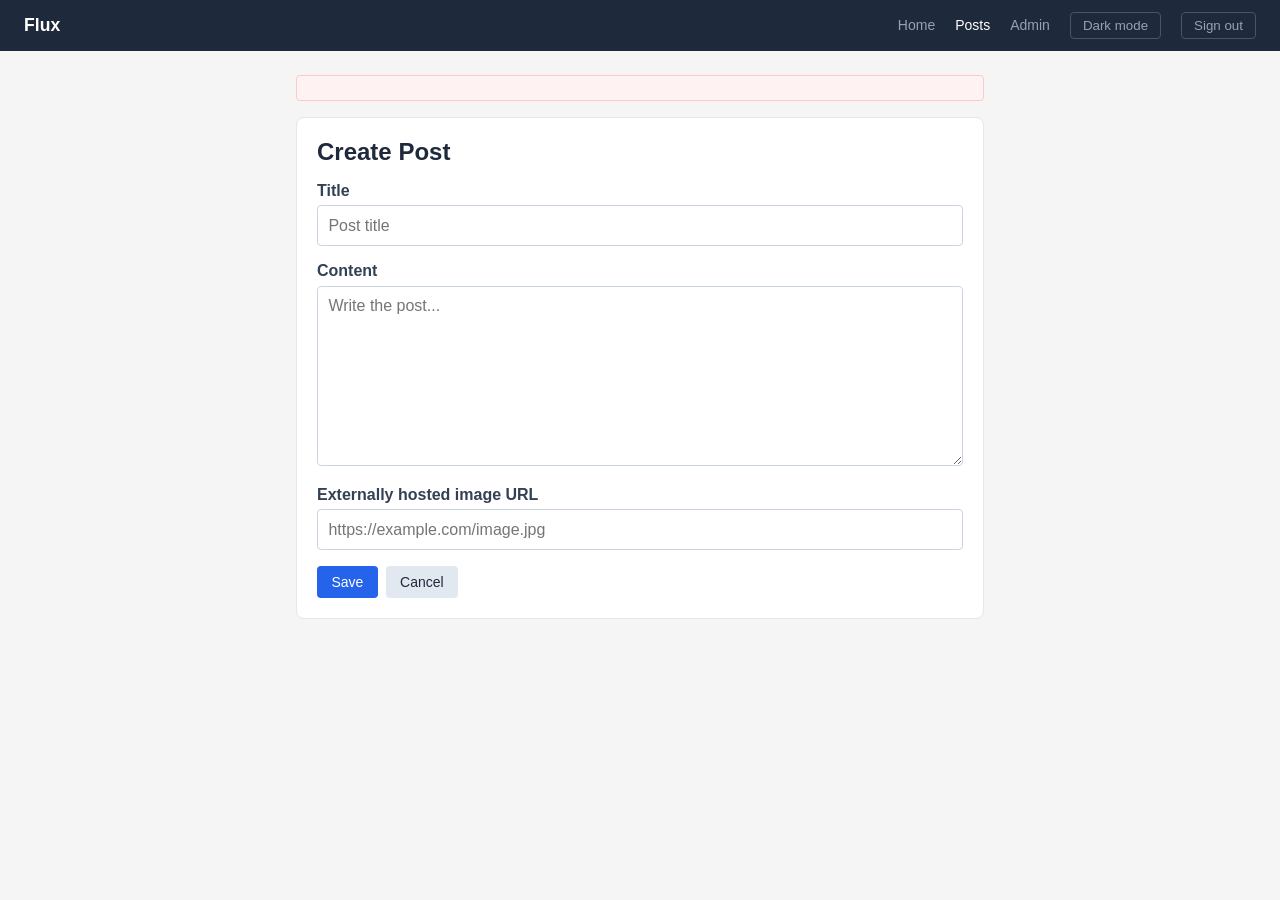
<file: flux/src/main/resources/templates/post-form.html>
<!DOCTYPE html>
<html xmlns:th="http://www.thymeleaf.org" xmlns:sec="http://www.thymeleaf.org/extras/spring-security">
<head>
    <meta charset="UTF-8">
    <meta name="viewport" content="width=device-width, initial-scale=1.0">
    <title th:text="${mode == 'edit'} ? 'Flux - Edit Post' : 'Flux - Create Post'">Flux - Post</title>
    <link rel="stylesheet" th:href="@{/css/theme.css}">
    <style>
        * { margin: 0; padding: 0; box-sizing: border-box; }
        body { font-family: -apple-system, BlinkMacSystemFont, 'Segoe UI', Roboto, sans-serif; background: #f5f5f5; color: #333; }
        nav { background: #1e293b; color: #fff; padding: 0.75rem 1.5rem; display: flex; align-items: center; justify-content: space-between; }
        nav .brand { font-weight: 600; font-size: 1.1rem; }
        nav .nav-links { display: flex; align-items: center; gap: 1.25rem; }
        nav a { color: #94a3b8; text-decoration: none; font-size: 0.875rem; }
        nav a:hover, nav a.active { color: #fff; }
        nav form { display: inline; }
        nav button { background: none; border: 1px solid #475569; color: #94a3b8; padding: 0.3rem 0.75rem; border-radius: 4px; cursor: pointer; }
        .container { max-width: 720px; margin: 1.5rem auto; padding: 0 1rem; }
        .form-panel { background: #fff; border: 1px solid #e2e8f0; border-radius: 8px; padding: 1.25rem; }
        h1 { font-size: 1.5rem; color: #1e293b; margin-bottom: 1rem; }
        .form-group { margin-bottom: 1rem; }
        label { display: block; margin-bottom: 0.35rem; font-weight: 600; color: #334155; }
        input, textarea { width: 100%; padding: 0.65rem; border: 1px solid #cbd5e1; border-radius: 4px; font: inherit; }
        textarea { min-height: 180px; resize: vertical; }
        .form-actions { display: flex; gap: 0.5rem; flex-wrap: wrap; align-items: center; }
        .btn { display: inline-block; padding: 0.5rem 0.9rem; background: #2563eb; color: #fff; border: none; border-radius: 4px; text-decoration: none; font-size: 0.875rem; cursor: pointer; }
        .btn:hover { background: #1d4ed8; }
        .btn-secondary { background: #e2e8f0; color: #1e293b; }
        .btn-secondary:hover { background: #cbd5e1; }
        .alert { padding: 0.75rem 1rem; border-radius: 4px; margin-bottom: 1rem; font-size: 0.875rem; }
        .alert-error { background: #fef2f2; color: #991b1b; border: 1px solid #fecaca; }
        @media (max-width: 700px) { nav { align-items: flex-start; flex-direction: column; gap: 0.75rem; } nav .nav-links { flex-wrap: wrap; } }
    </style>
</head>
<body th:classappend="${darkMode} ? 'dark-mode' : ''">
    <nav>
        <span class="brand">Flux</span>
        <div class="nav-links">
            <a th:href="@{/}">Home</a>
            <a th:href="@{/posts}" class="active">Posts</a>
            <a th:href="@{/users}" sec:authorize="hasRole('ADMIN')">Admin</a>
            <form class="theme-toggle" th:action="@{/theme/toggle}" method="post"><button type="submit" th:text="${darkMode} ? 'Light mode' : 'Dark mode'">Dark mode</button></form>
            <form th:action="@{/logout}" method="post"><button type="submit">Sign out</button></form>
        </div>
    </nav>
    <main class="container">
        <div th:if="${error}" class="alert alert-error" th:text="${error}"></div>
        <section class="form-panel">
            <h1 th:text="${mode == 'edit'} ? 'Edit Post' : 'Create Post'">Create Post</h1>
            <form method="post" th:action="${mode == 'edit'} ? @{/posts/{id}/edit(id=${post.id})} : @{/posts/create}">
                <div class="form-group">
                    <label for="title">Title</label>
                    <input id="title" name="title" type="text" th:value="${post.title}" placeholder="Post title">
                </div>
                <div class="form-group">
                    <label for="content">Content</label>
                    <textarea id="content" name="content" required th:text="${post.content}" placeholder="Write the post..."></textarea>
                </div>
                <div class="form-group">
                    <label for="imageUrl">Externally hosted image URL</label>
                    <input id="imageUrl" name="imageUrl" type="url" th:value="${post.imageUrl}" placeholder="https://example.com/image.jpg">
                </div>
                <div class="form-actions">
                    <button class="btn" type="submit" th:text="${mode == 'edit'} ? 'Save Changes' : 'Create Post'">Save</button>
                    <a class="btn btn-secondary" th:href="${mode == 'edit'} ? @{/posts/{id}(id=${post.id})} : @{/posts}">Cancel</a>
                </div>
            </form>
        </section>
    </main>
</body>
</html>
</file>
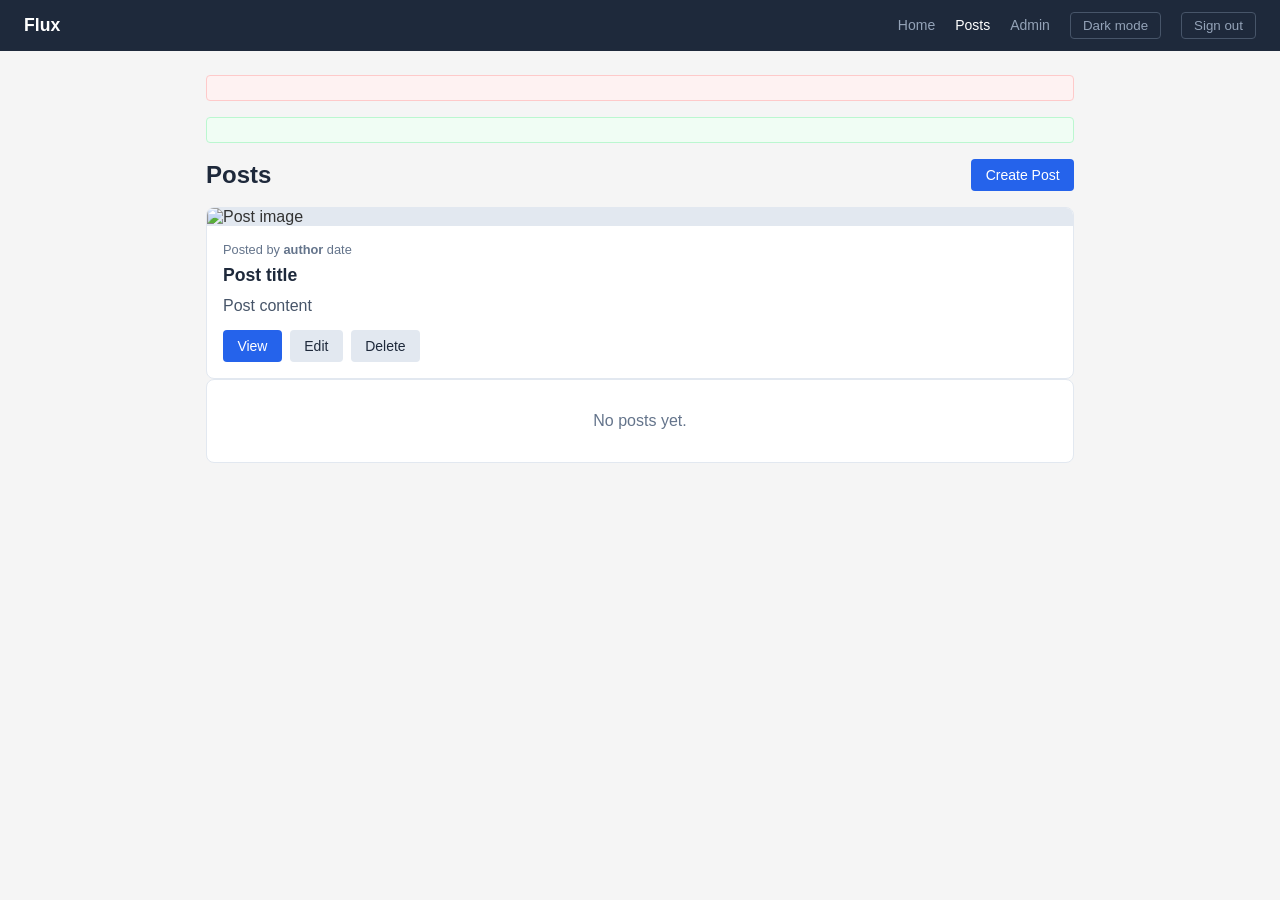
<file: flux/src/main/resources/templates/posts.html>
<!DOCTYPE html>
<html xmlns:th="http://www.thymeleaf.org" xmlns:sec="http://www.thymeleaf.org/extras/spring-security">
<head>
    <meta charset="UTF-8">
    <meta name="viewport" content="width=device-width, initial-scale=1.0">
    <title>Flux - Posts</title>
    <link rel="stylesheet" th:href="@{/css/theme.css}">
    <style>
        * { margin: 0; padding: 0; box-sizing: border-box; }
        body { font-family: -apple-system, BlinkMacSystemFont, 'Segoe UI', Roboto, sans-serif; background: #f5f5f5; color: #333; }
        nav { background: #1e293b; color: #fff; padding: 0.75rem 1.5rem; display: flex; align-items: center; justify-content: space-between; }
        nav .brand { font-weight: 600; font-size: 1.1rem; }
        nav .nav-links { display: flex; align-items: center; gap: 1.25rem; }
        nav a { color: #94a3b8; text-decoration: none; font-size: 0.875rem; }
        nav a:hover, nav a.active { color: #fff; }
        nav form { display: inline; }
        nav button { background: none; border: 1px solid #475569; color: #94a3b8; padding: 0.3rem 0.75rem; border-radius: 4px; cursor: pointer; }
        .container { max-width: 900px; margin: 1.5rem auto; padding: 0 1rem; }
        .page-header { display: flex; justify-content: space-between; align-items: center; margin-bottom: 1rem; gap: 1rem; }
        h1 { font-size: 1.5rem; color: #1e293b; }
        .btn { display: inline-block; padding: 0.5rem 0.9rem; background: #2563eb; color: #fff; border: none; border-radius: 4px; text-decoration: none; font-size: 0.875rem; cursor: pointer; }
        .btn:hover { background: #1d4ed8; }
        .btn-secondary { background: #e2e8f0; color: #1e293b; }
        .btn-secondary:hover { background: #cbd5e1; }
        .post-list { display: grid; gap: 1rem; }
        .post-card { background: #fff; border: 1px solid #e2e8f0; border-radius: 8px; overflow: hidden; }
        .post-media { width: 100%; max-height: 320px; object-fit: cover; display: block; background: #e2e8f0; }
        .post-body { padding: 1rem; }
        .post-meta { color: #64748b; font-size: 0.8rem; margin-bottom: 0.5rem; }
        .post-title { color: #1e293b; font-size: 1.1rem; margin-bottom: 0.5rem; }
        .post-content { color: #475569; line-height: 1.5; margin-bottom: 0.75rem; }
        .actions { display: flex; gap: 0.5rem; flex-wrap: wrap; }
        .alert { padding: 0.75rem 1rem; border-radius: 4px; margin-bottom: 1rem; font-size: 0.875rem; }
        .alert-error { background: #fef2f2; color: #991b1b; border: 1px solid #fecaca; }
        .alert-success { background: #f0fdf4; color: #166534; border: 1px solid #bbf7d0; }
        .empty-state { background: #fff; border: 1px solid #e2e8f0; border-radius: 8px; padding: 2rem; text-align: center; color: #64748b; }
        @media (max-width: 700px) { nav { align-items: flex-start; flex-direction: column; gap: 0.75rem; } nav .nav-links, .page-header { flex-wrap: wrap; } }
    </style>
</head>
<body th:classappend="${darkMode} ? 'dark-mode' : ''">
    <nav>
        <span class="brand">Flux</span>
        <div class="nav-links">
            <a th:href="@{/}">Home</a>
            <a th:href="@{/posts}" class="active">Posts</a>
            <a th:href="@{/users}" sec:authorize="hasRole('ADMIN')">Admin</a>
            <form class="theme-toggle" th:action="@{/theme/toggle}" method="post"><button type="submit" th:text="${darkMode} ? 'Light mode' : 'Dark mode'">Dark mode</button></form>
            <form th:action="@{/logout}" method="post"><button type="submit">Sign out</button></form>
        </div>
    </nav>
    <main class="container">
        <div th:if="${error}" class="alert alert-error" th:text="${error}"></div>
        <div th:if="${success}" class="alert alert-success" th:text="${success}"></div>
        <div class="page-header">
            <h1>Posts</h1>
            <a class="btn" th:href="@{/posts/create}">Create Post</a>
        </div>
        <section class="post-list" th:if="${!posts.isEmpty()}">
            <article class="post-card" th:each="post : ${posts}">
                <img th:if="${post.imageUrl}" class="post-media" th:src="${post.imageUrl}" alt="Post image">
                <div class="post-body">
                    <div class="post-meta">
                        <span>Posted by <strong th:text="${post.author.username}">author</strong></span>
                        <span th:text="${#temporals.format(post.createdAt, 'MMM d, yyyy h:mm a')}">date</span>
                    </div>
                    <h2 class="post-title" th:text="${post.title}">Post title</h2>
                    <p class="post-content" th:text="${post.content}">Post content</p>
                    <div class="actions">
                        <a class="btn" th:href="@{/posts/{id}(id=${post.id})}">View</a>
                        <a class="btn btn-secondary" th:href="@{/posts/{id}/edit(id=${post.id})}" th:if="${post.author.username == #authentication.name or #authorization.expression('hasRole(''ADMIN'')')}">Edit</a>
                        <a class="btn btn-secondary" th:href="@{/posts/{id}/delete(id=${post.id})}" th:if="${post.author.username == #authentication.name or #authorization.expression('hasRole(''ADMIN'')')}">Delete</a>
                    </div>
                </div>
            </article>
        </section>
        <div th:if="${posts.isEmpty()}" class="empty-state">No posts yet.</div>
    </main>
</body>
</html>
</file>
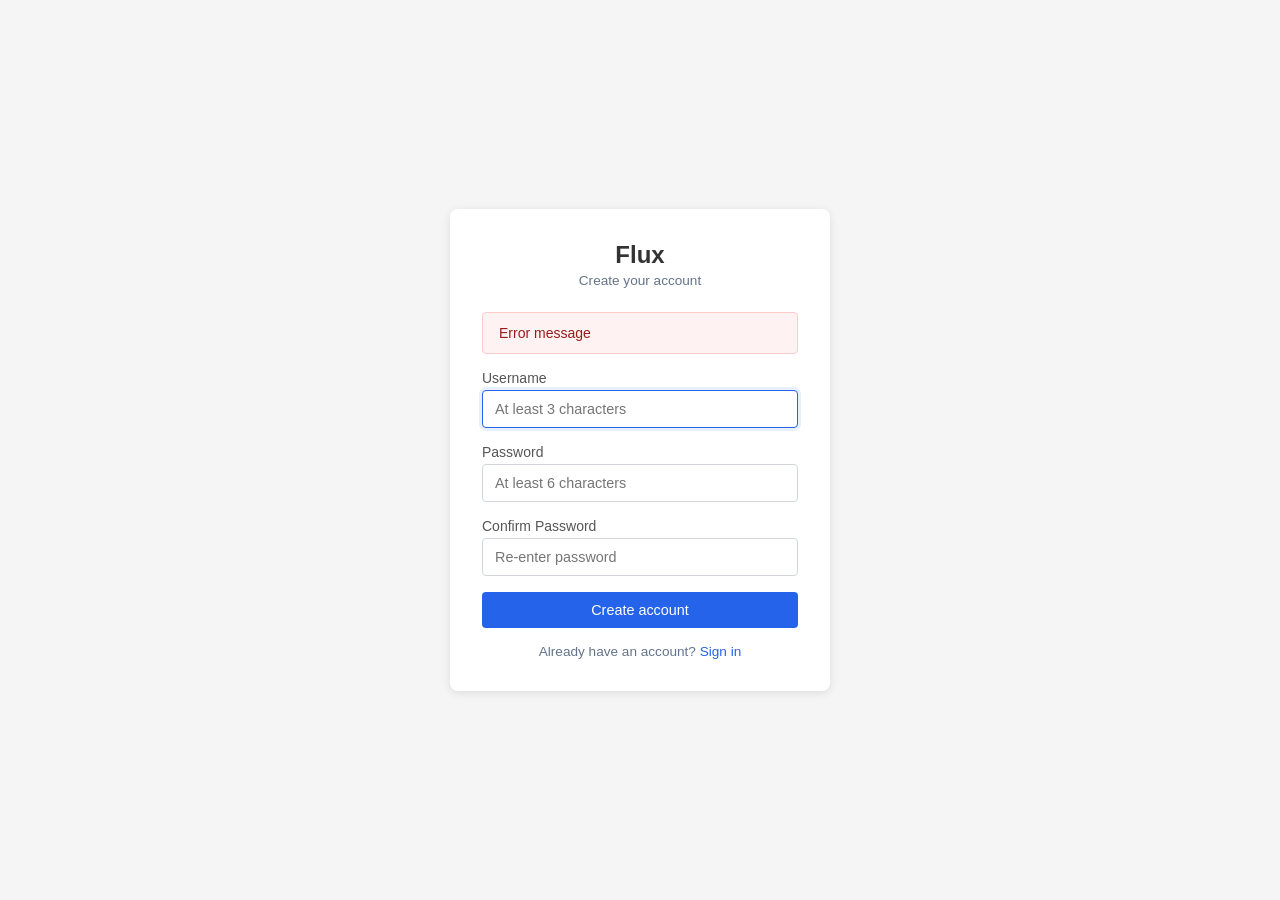
<file: flux/src/main/resources/templates/register.html>
<!DOCTYPE html>
<html xmlns:th="http://www.thymeleaf.org">
<head>
    <meta charset="UTF-8">
    <meta name="viewport" content="width=device-width, initial-scale=1.0">
    <title>Flux - Create Account</title>
    <link rel="stylesheet" th:href="@{/css/theme.css}">
    <style>
        * { margin: 0; padding: 0; box-sizing: border-box; }
        body {
            font-family: -apple-system, BlinkMacSystemFont, 'Segoe UI', Roboto, sans-serif;
            background: #f5f5f5;
            display: flex;
            justify-content: center;
            align-items: center;
            min-height: 100vh;
        }
        .register-card {
            background: #fff;
            border-radius: 8px;
            box-shadow: 0 2px 8px rgba(0,0,0,0.1);
            padding: 2rem;
            width: 100%;
            max-width: 380px;
        }
        h1 {
            font-size: 1.5rem;
            margin-bottom: 0.25rem;
            text-align: center;
            color: #333;
        }
        .subtitle {
            text-align: center;
            color: #64748b;
            font-size: 0.85rem;
            margin-bottom: 1.5rem;
        }
        .alert {
            padding: 0.75rem 1rem;
            border-radius: 4px;
            margin-bottom: 1rem;
            font-size: 0.875rem;
        }
        .alert-error {
            background: #fef2f2;
            color: #991b1b;
            border: 1px solid #fecaca;
        }
        label {
            display: block;
            font-size: 0.875rem;
            font-weight: 500;
            color: #555;
            margin-bottom: 0.25rem;
        }
        input[type="text"],
        input[type="password"] {
            width: 100%;
            padding: 0.625rem 0.75rem;
            border: 1px solid #d1d5db;
            border-radius: 4px;
            font-size: 0.9rem;
            margin-bottom: 1rem;
            transition: border-color 0.15s;
        }
        input:focus {
            outline: none;
            border-color: #2563eb;
            box-shadow: 0 0 0 3px rgba(37,99,235,0.1);
        }
        button {
            width: 100%;
            padding: 0.625rem;
            background: #2563eb;
            color: #fff;
            border: none;
            border-radius: 4px;
            font-size: 0.9rem;
            font-weight: 500;
            cursor: pointer;
            transition: background 0.15s;
        }
        button:hover { background: #1d4ed8; }
        .login-link {
            text-align: center;
            margin-top: 1rem;
            font-size: 0.85rem;
            color: #64748b;
        }
        .login-link a { color: #2563eb; text-decoration: none; }
        .login-link a:hover { text-decoration: underline; }
    </style>
</head>
<body>
    <div class="register-card">
        <h1>Flux</h1>
        <p class="subtitle">Create your account</p>

        <div th:if="${error}" class="alert alert-error" role="alert">
            <span th:text="${error}">Error message</span>
        </div>

        <form th:action="@{/register}" method="post">
            <label for="username">Username</label>
            <input type="text" id="username" name="username" th:value="${username}" placeholder="At least 3 characters" required autofocus>

            <label for="password">Password</label>
            <input type="password" id="password" name="password" placeholder="At least 6 characters" required>

            <label for="confirmPassword">Confirm Password</label>
            <input type="password" id="confirmPassword" name="confirmPassword" placeholder="Re-enter password" required>

            <button type="submit">Create account</button>
        </form>

        <p class="login-link">Already have an account? <a th:href="@{/login}">Sign in</a></p>
    </div>
</body>
</html>
</file>
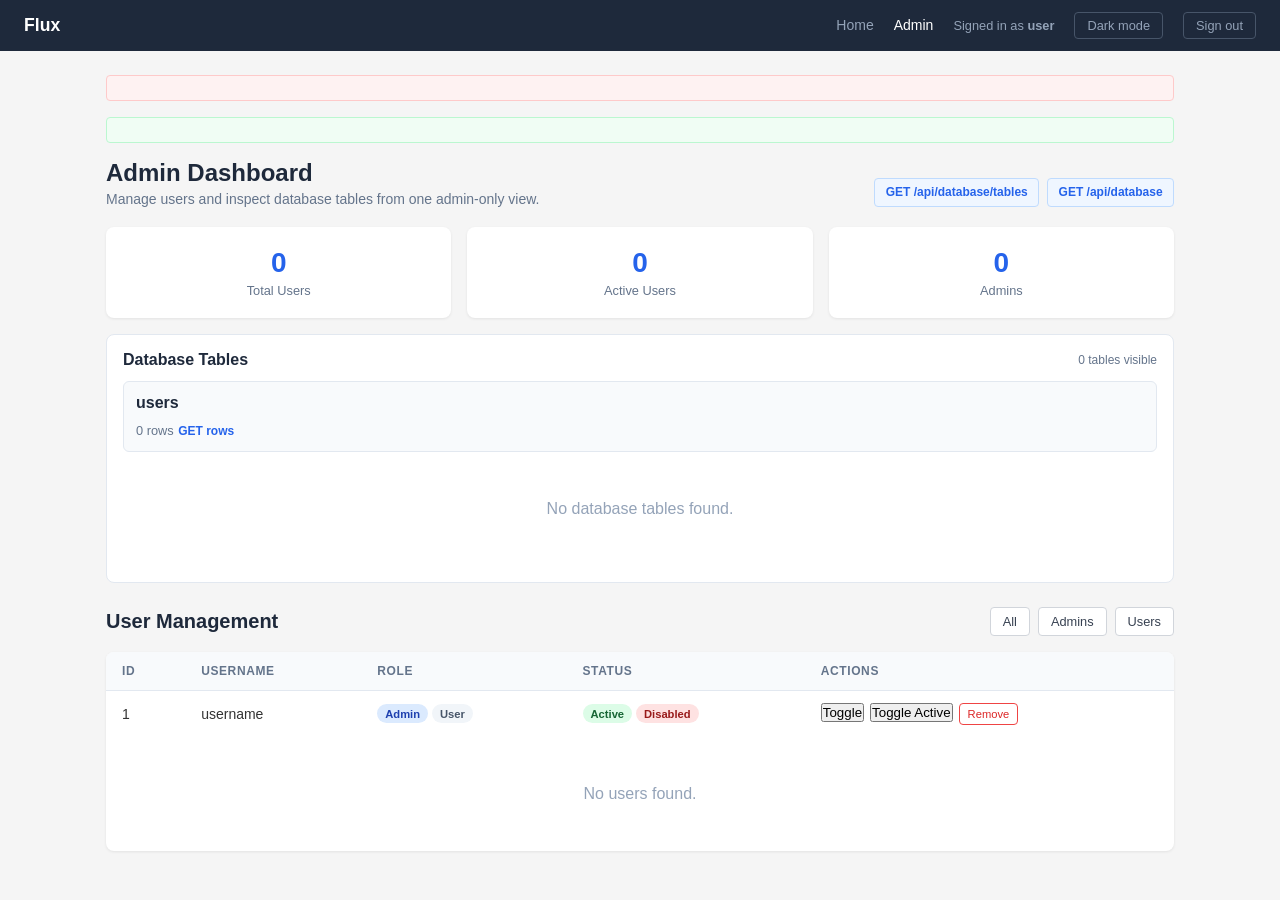
<file: flux/src/main/resources/templates/users.html>
<!DOCTYPE html>
<html xmlns:th="http://www.thymeleaf.org" xmlns:sec="http://www.thymeleaf.org/extras/spring-security">
<head>
    <meta charset="UTF-8">
    <meta name="viewport" content="width=device-width, initial-scale=1.0">
    <title>Flux - Admin</title>
    <link rel="stylesheet" th:href="@{/css/theme.css}">
    <style>
        * { margin: 0; padding: 0; box-sizing: border-box; }
        body {
            font-family: -apple-system, BlinkMacSystemFont, 'Segoe UI', Roboto, sans-serif;
            background: #f5f5f5;
            color: #333;
        }
        nav {
            background: #1e293b;
            color: #fff;
            padding: 0.75rem 1.5rem;
            display: flex;
            align-items: center;
            justify-content: space-between;
        }
        nav .brand { font-weight: 600; font-size: 1.1rem; }
        nav .nav-links { display: flex; align-items: center; gap: 1.25rem; }
        nav a { color: #94a3b8; text-decoration: none; font-size: 0.875rem; transition: color 0.15s; }
        nav a:hover { color: #fff; }
        nav a.active { color: #fff; font-weight: 500; }
        nav .user-info { font-size: 0.8rem; color: #94a3b8; }
        nav form { display: inline; }
        nav button {
            background: none; border: 1px solid #475569; color: #94a3b8;
            padding: 0.3rem 0.75rem; border-radius: 4px; font-size: 0.8rem;
            cursor: pointer; transition: all 0.15s;
        }
        nav button:hover { border-color: #94a3b8; color: #fff; }

        .container { max-width: 1100px; margin: 1.5rem auto; padding: 0 1rem; }
        .page-header {
            display: flex;
            align-items: flex-end;
            justify-content: space-between;
            gap: 1rem;
            margin-bottom: 1.25rem;
        }
        .page-header h1 { font-size: 1.5rem; color: #1e293b; }
        .page-header p { color: #64748b; font-size: 0.875rem; margin-top: 0.25rem; }
        .api-links {
            display: flex;
            gap: 0.5rem;
            flex-wrap: wrap;
            justify-content: flex-end;
        }
        .api-link {
            color: #2563eb;
            background: #eff6ff;
            border: 1px solid #bfdbfe;
            border-radius: 4px;
            padding: 0.4rem 0.65rem;
            font-size: 0.75rem;
            text-decoration: none;
            font-weight: 600;
        }

        .stats {
            display: grid;
            grid-template-columns: repeat(3, 1fr);
            gap: 1rem;
            margin-bottom: 1rem;
        }
        .stat-card {
            background: #fff;
            border-radius: 8px;
            box-shadow: 0 1px 3px rgba(0,0,0,0.08);
            padding: 1.25rem;
            text-align: center;
        }
        .stat-card .number { font-size: 1.75rem; font-weight: 700; color: #2563eb; }
        .stat-card .label { font-size: 0.8rem; color: #64748b; margin-top: 0.25rem; }
        .database-panel {
            background: #fff;
            border: 1px solid #e2e8f0;
            border-radius: 8px;
            margin-bottom: 1.5rem;
            padding: 1rem;
        }
        .panel-heading {
            display: flex;
            justify-content: space-between;
            align-items: center;
            gap: 1rem;
            margin-bottom: 0.75rem;
        }
        .panel-heading h2 { font-size: 1rem; color: #1e293b; }
        .panel-heading span { font-size: 0.75rem; color: #64748b; }
        .table-grid {
            display: grid;
            grid-template-columns: repeat(auto-fit, minmax(180px, 1fr));
            gap: 0.75rem;
        }
        .db-table {
            border: 1px solid #e2e8f0;
            border-radius: 6px;
            padding: 0.75rem;
            background: #f8fafc;
        }
        .db-table strong { display: block; color: #1e293b; margin-bottom: 0.25rem; }
        .db-table span { color: #64748b; font-size: 0.8rem; }
        .db-table a {
            display: inline-block;
            margin-top: 0.5rem;
            color: #2563eb;
            font-size: 0.75rem;
            text-decoration: none;
            font-weight: 600;
        }

        .toolbar {
            display: flex;
            align-items: center;
            justify-content: space-between;
            margin-bottom: 1rem;
        }
        .toolbar h2 { font-size: 1.25rem; color: #1e293b; }
        .filter-group { display: flex; gap: 0.5rem; }
        .filter-btn {
            padding: 0.375rem 0.75rem;
            border: 1px solid #d1d5db;
            background: #fff;
            border-radius: 4px;
            font-size: 0.8rem;
            color: #374151;
            cursor: pointer;
            text-decoration: none;
            transition: all 0.15s;
        }
        .filter-btn:hover { border-color: #2563eb; color: #2563eb; }
        .filter-btn.active { background: #2563eb; color: #fff; border-color: #2563eb; }

        .table-card {
            background: #fff;
            border-radius: 8px;
            box-shadow: 0 1px 3px rgba(0,0,0,0.08);
            overflow: hidden;
        }
        table { width: 100%; border-collapse: collapse; }
        thead { background: #f8fafc; }
        th {
            padding: 0.75rem 1rem;
            text-align: left;
            font-size: 0.75rem;
            font-weight: 600;
            color: #64748b;
            text-transform: uppercase;
            letter-spacing: 0.05em;
            border-bottom: 1px solid #e2e8f0;
        }
        th a {
            color: #64748b;
            text-decoration: none;
            display: inline-flex;
            align-items: center;
            gap: 0.25rem;
        }
        th a:hover { color: #2563eb; }
        th a.sorted { color: #2563eb; font-weight: 700; }
        td {
            padding: 0.75rem 1rem;
            font-size: 0.875rem;
            border-bottom: 1px solid #f1f5f9;
        }
        tr:last-child td { border-bottom: none; }
        tr:hover { background: #f8fafc; }

        .badge {
            display: inline-block;
            padding: 0.2rem 0.5rem;
            border-radius: 9999px;
            font-size: 0.7rem;
            font-weight: 600;
        }
        .badge-admin { background: #dbeafe; color: #1e40af; }
        .badge-user { background: #f1f5f9; color: #475569; }
        .badge-enabled { background: #dcfce7; color: #166534; }
        .badge-disabled { background: #fee2e2; color: #991b1b; }

        .empty-state {
            padding: 3rem;
            text-align: center;
            color: #94a3b8;
        }
        .actions { display: flex; gap: 0.375rem; }
        .actions form { display: inline; }
        .btn-sm {
            padding: 0.25rem 0.5rem;
            border: 1px solid #d1d5db;
            border-radius: 4px;
            font-size: 0.7rem;
            font-weight: 500;
            cursor: pointer;
            transition: all 0.15s;
            background: #fff;
            color: #374151;
        }
        .btn-sm:hover { border-color: #2563eb; color: #2563eb; }
        .btn-promote { border-color: #2563eb; color: #2563eb; }
        .btn-promote:hover { background: #2563eb; color: #fff; }
        .btn-demote { border-color: #f59e0b; color: #b45309; }
        .btn-demote:hover { background: #f59e0b; color: #fff; }
        .btn-delete { border-color: #ef4444; color: #dc2626; }
        .btn-delete:hover { background: #ef4444; color: #fff; }
        .alert {
            padding: 0.75rem 1rem;
            border-radius: 4px;
            margin-bottom: 1rem;
            font-size: 0.875rem;
        }
        .alert-error { background: #fef2f2; color: #991b1b; border: 1px solid #fecaca; }
        .alert-success { background: #f0fdf4; color: #166534; border: 1px solid #bbf7d0; }
        @media (max-width: 760px) {
            nav { align-items: flex-start; gap: 0.75rem; flex-direction: column; }
            nav .nav-links { flex-wrap: wrap; gap: 0.75rem; }
            .page-header { align-items: flex-start; flex-direction: column; }
            .api-links { justify-content: flex-start; }
            .stats { grid-template-columns: 1fr; }
            .table-card { overflow-x: auto; }
            table { min-width: 760px; }
        }
    </style>
</head>
<body th:classappend="${darkMode} ? 'dark-mode' : ''">
    <nav>
        <span class="brand">Flux</span>
        <div class="nav-links">
            <a th:href="@{/}">Home</a>
            <a th:href="@{/users}" class="active">Admin</a>
            <span class="user-info">Signed in as <strong sec:authentication="name">user</strong></span>
            <form class="theme-toggle" th:action="@{/theme/toggle}" method="post">
                <button type="submit" th:text="${darkMode} ? 'Light mode' : 'Dark mode'">Dark mode</button>
            </form>
            <form th:action="@{/logout}" method="post">
                <button type="submit">Sign out</button>
            </form>
        </div>
    </nav>

    <div class="container">
        <div th:if="${error}" class="alert alert-error" role="alert" th:text="${error}"></div>
        <div th:if="${success}" class="alert alert-success" role="alert" th:text="${success}"></div>

        <div class="page-header">
            <div>
                <h1>Admin Dashboard</h1>
                <p>Manage users and inspect database tables from one admin-only view.</p>
            </div>
            <div class="api-links">
                <a class="api-link" th:href="@{/api/database/tables}">GET /api/database/tables</a>
                <a class="api-link" th:href="@{/api/database}">GET /api/database</a>
            </div>
        </div>

        <div class="stats">
            <div class="stat-card">
                <div class="number" th:text="${totalUsers}">0</div>
                <div class="label">Total Users</div>
            </div>
            <div class="stat-card">
                <div class="number" th:text="${enabledUsers}">0</div>
                <div class="label">Active Users</div>
            </div>
            <div class="stat-card">
                <div class="number" th:text="${adminUsers}">0</div>
                <div class="label">Admins</div>
            </div>
        </div>

        <section class="database-panel">
            <div class="panel-heading">
                <h2>Database Tables</h2>
                <span th:text="${#lists.size(tableSummaries)} + ' tables visible'">0 tables visible</span>
            </div>
            <div class="table-grid" th:if="${!tableSummaries.isEmpty()}">
                <div class="db-table" th:each="table : ${tableSummaries}">
                    <strong th:text="${table.name()}">users</strong>
                    <span th:text="${table.rowCount()} + ' rows'">0 rows</span>
                    <a th:href="@{/api/database/tables/{tableName}(tableName=${table.name()})}">GET rows</a>
                </div>
            </div>
            <div th:if="${tableSummaries.isEmpty()}" class="empty-state">
                No database tables found.
            </div>
        </section>

        <div class="toolbar">
            <h2>User Management</h2>
            <div class="filter-group">
                <a th:href="@{/users(sort=${currentSort}, dir=${currentDir})}"
                   th:classappend="${currentRole == null} ? ' active' : ''"
                   class="filter-btn">All</a>
                <a th:href="@{/users(sort=${currentSort}, dir=${currentDir}, role='ROLE_ADMIN')}"
                   th:classappend="${currentRole == 'ROLE_ADMIN'} ? ' active' : ''"
                   class="filter-btn">Admins</a>
                <a th:href="@{/users(sort=${currentSort}, dir=${currentDir}, role='ROLE_USER')}"
                   th:classappend="${currentRole == 'ROLE_USER'} ? ' active' : ''"
                   class="filter-btn">Users</a>
            </div>
        </div>

        <div class="table-card">
            <table th:if="${!users.isEmpty()}">
                <thead>
                    <tr>
                        <th>
                            <a th:href="@{/users(sort='id', dir=${currentSort == 'id' && currentDir == 'asc' ? 'desc' : 'asc'}, role=${currentRole})}"
                               th:classappend="${currentSort == 'id'} ? ' sorted' : ''">
                                ID <span th:if="${currentSort == 'id'}" th:text="${currentDir == 'asc' ? '▲' : '▼'}"></span>
                            </a>
                        </th>
                        <th>
                            <a th:href="@{/users(sort='username', dir=${currentSort == 'username' && currentDir == 'asc' ? 'desc' : 'asc'}, role=${currentRole})}"
                               th:classappend="${currentSort == 'username'} ? ' sorted' : ''">
                                Username <span th:if="${currentSort == 'username'}" th:text="${currentDir == 'asc' ? '▲' : '▼'}"></span>
                            </a>
                        </th>
                        <th>
                            <a th:href="@{/users(sort='role', dir=${currentSort == 'role' && currentDir == 'asc' ? 'desc' : 'asc'}, role=${currentRole})}"
                               th:classappend="${currentSort == 'role'} ? ' sorted' : ''">
                                Role <span th:if="${currentSort == 'role'}" th:text="${currentDir == 'asc' ? '▲' : '▼'}"></span>
                            </a>
                        </th>
                        <th>
                            <a th:href="@{/users(sort='enabled', dir=${currentSort == 'enabled' && currentDir == 'asc' ? 'desc' : 'asc'}, role=${currentRole})}"
                               th:classappend="${currentSort == 'enabled'} ? ' sorted' : ''">
                                Status <span th:if="${currentSort == 'enabled'}" th:text="${currentDir == 'asc' ? '▲' : '▼'}"></span>
                            </a>
                        </th>
                        <th sec:authorize="hasRole('ADMIN')">Actions</th>
                    </tr>
                </thead>
                <tbody>
                    <tr th:each="user : ${users}">
                        <td th:text="${user.id}">1</td>
                        <td th:text="${user.username}">username</td>
                        <td>
                            <span th:if="${user.role == 'ROLE_ADMIN'}" class="badge badge-admin">Admin</span>
                            <span th:if="${user.role == 'ROLE_USER'}" class="badge badge-user">User</span>
                        </td>
                        <td>
                            <span th:if="${user.enabled}" class="badge badge-enabled">Active</span>
                            <span th:unless="${user.enabled}" class="badge badge-disabled">Disabled</span>
                        </td>
                        <td sec:authorize="hasRole('ADMIN')">
                            <div class="actions" th:if="${user.username != #authentication.name}">
                                <form th:action="@{/users/{id}/toggle-admin(id=${user.id})}" method="post">
                                    <button type="submit"
                                            th:class="${user.role == 'ROLE_ADMIN'} ? 'btn-sm btn-demote' : 'btn-sm btn-promote'"
                                            th:text="${user.role == 'ROLE_ADMIN'} ? 'Demote' : 'Make Admin'">Toggle</button>
                                </form>
                                <form th:action="@{/users/{id}/toggle-enabled(id=${user.id})}" method="post">
                                    <button type="submit"
                                            th:class="${user.enabled} ? 'btn-sm btn-demote' : 'btn-sm btn-promote'"
                                            th:text="${user.enabled} ? 'Deactivate' : 'Reactivate'">Toggle Active</button>
                                </form>
                                <form th:if="${user.id != 9}" th:action="@{/users/{id}/delete(id=${user.id})}" method="post"
                                      onsubmit="return confirm('Are you sure you want to remove this user?');">
                                    <button type="submit" class="btn-sm btn-delete">Remove</button>
                                </form>
                            </div>
                        </td>
                    </tr>
                </tbody>
            </table>
            <div th:if="${users.isEmpty()}" class="empty-state">
                No users found.
            </div>
        </div>
    </div>
</body>
</html>
</file>
